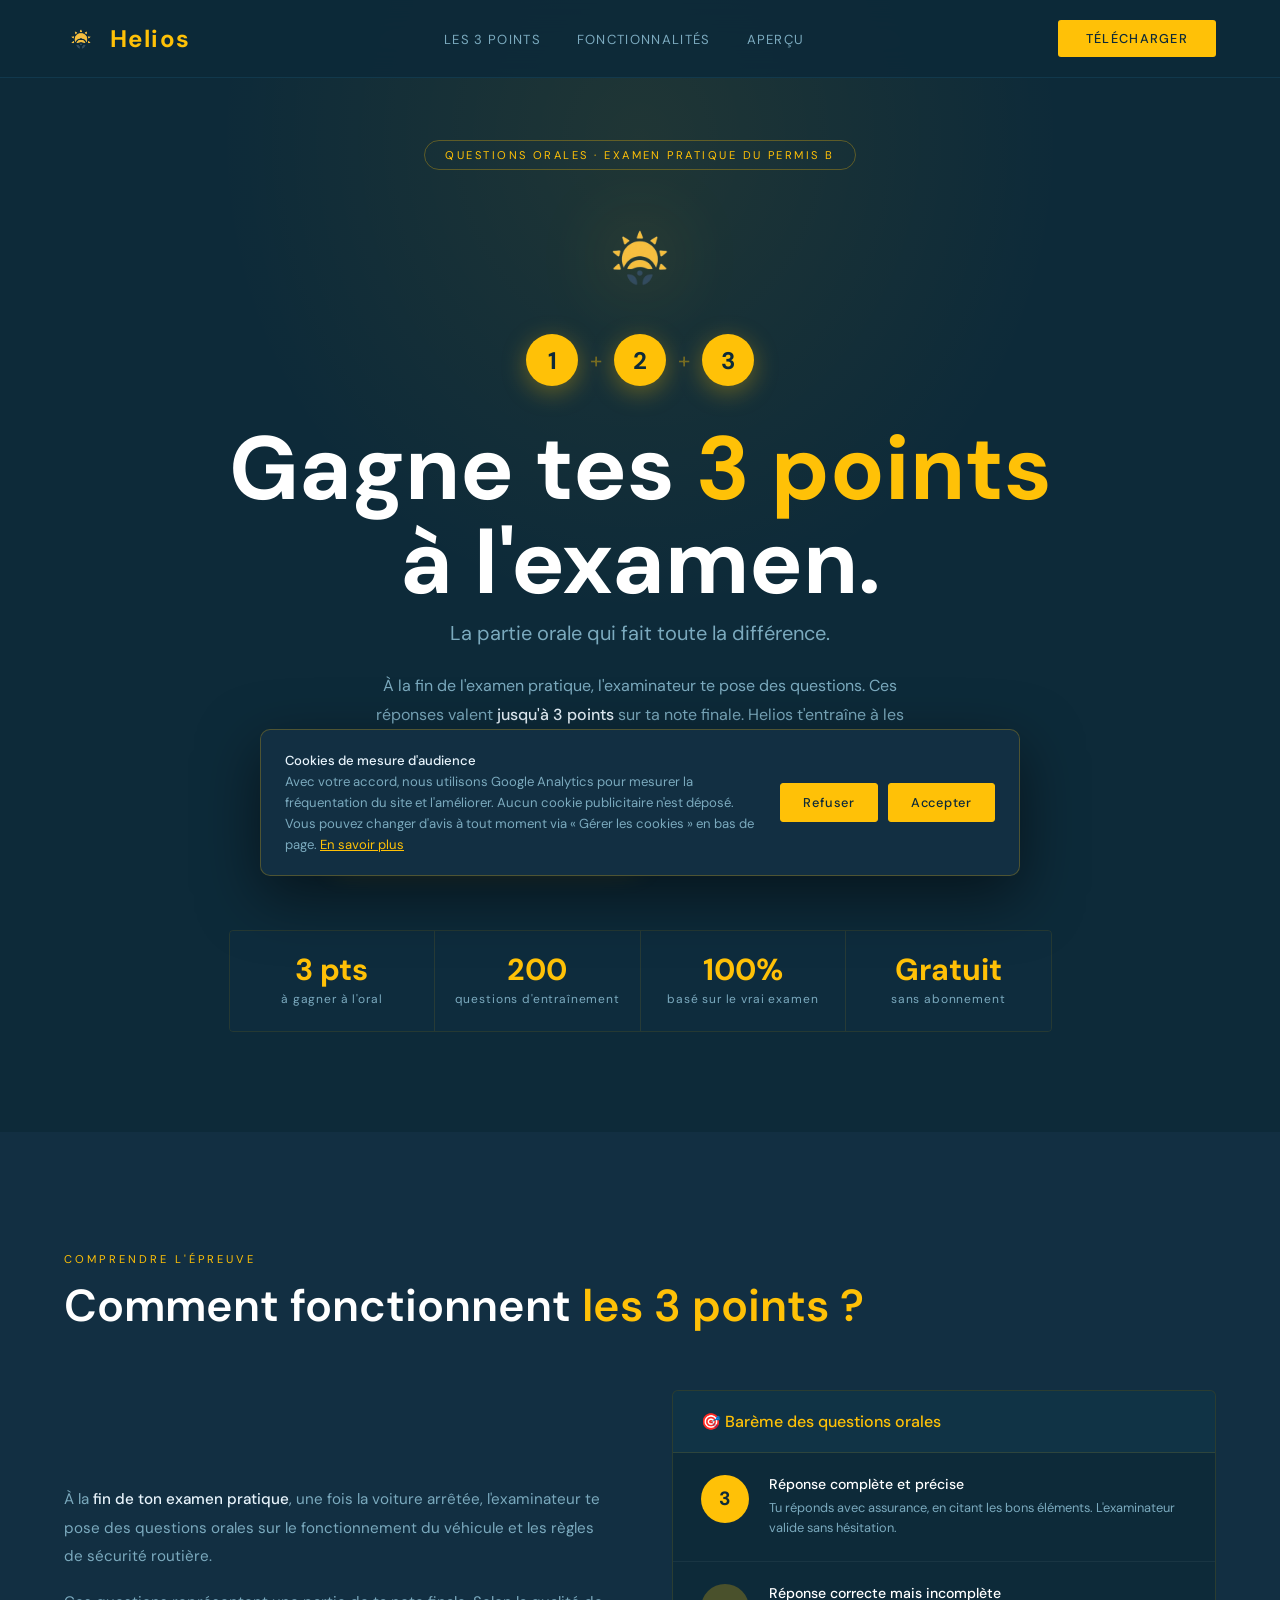
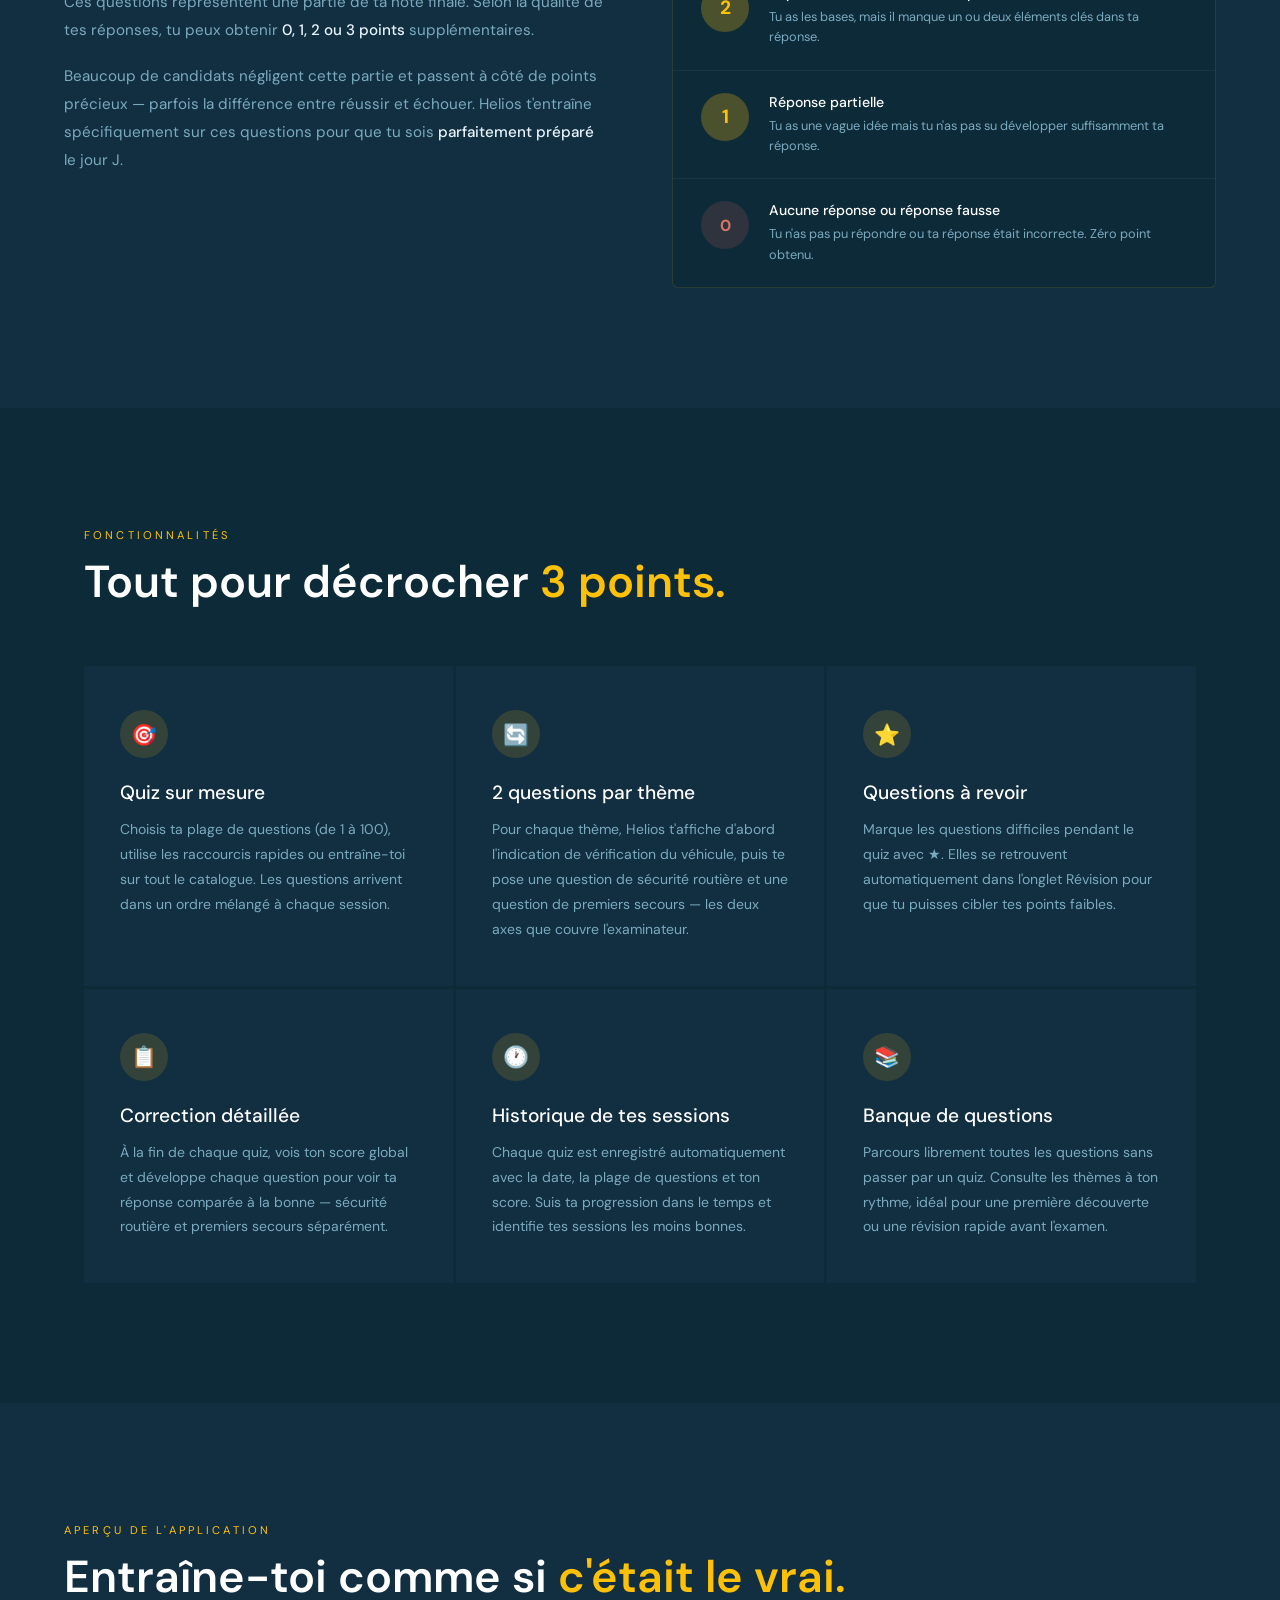
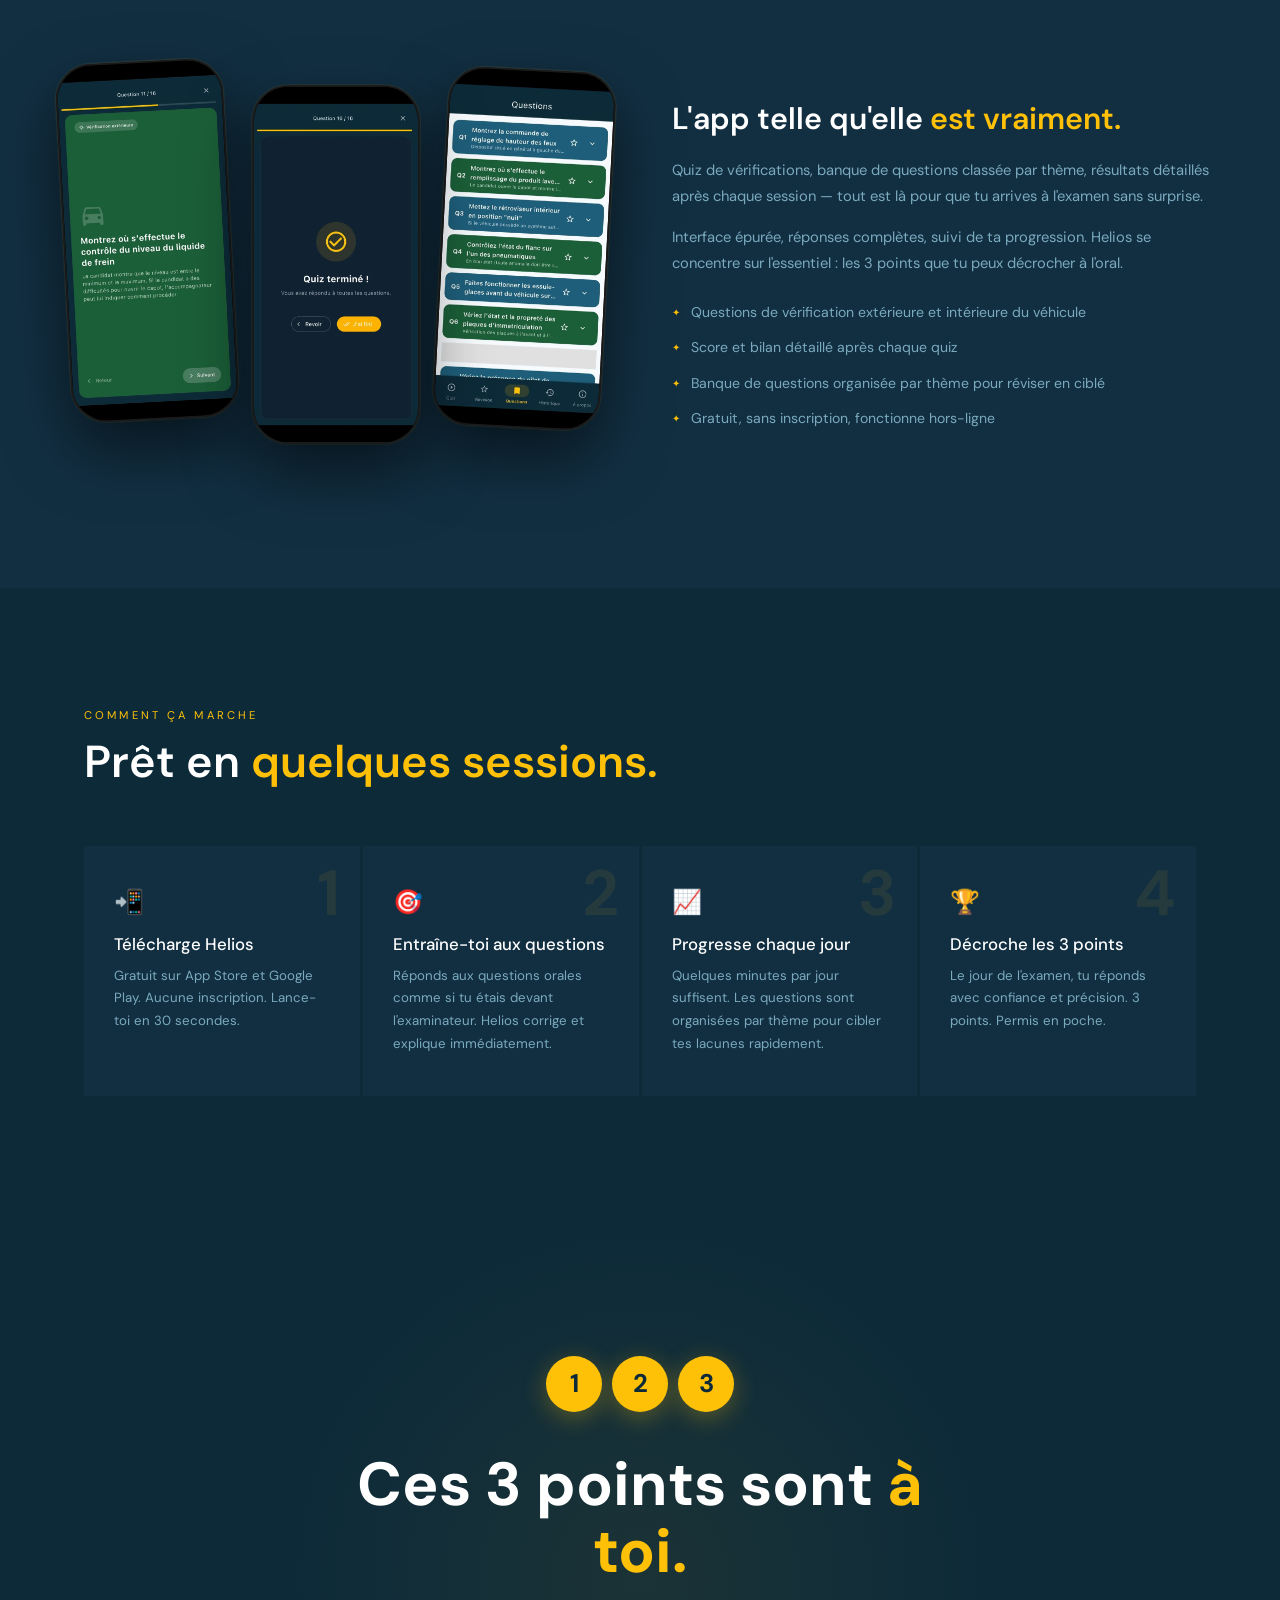
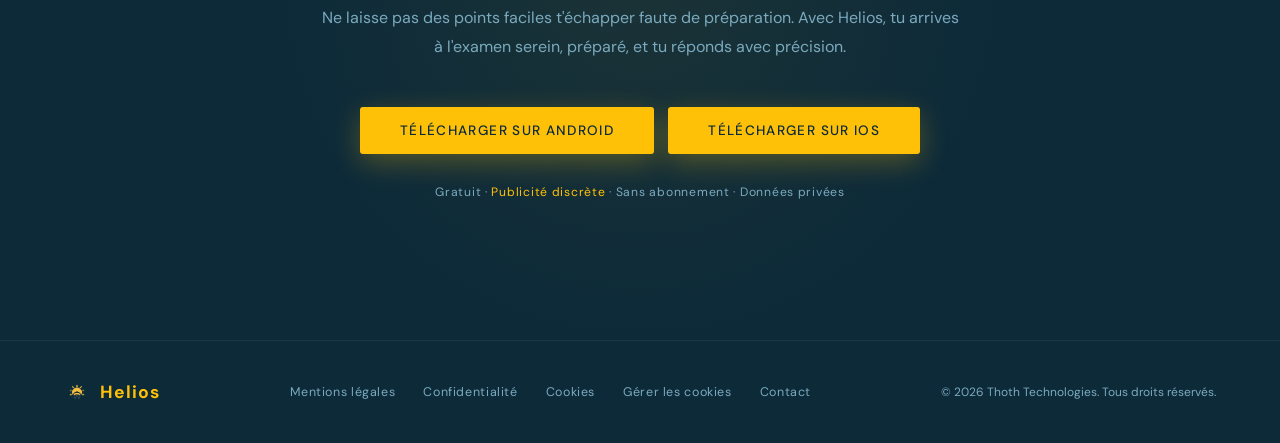
<file: index.html>
<!DOCTYPE html>
<html lang="fr">
<head>
    <meta charset="UTF-8">
    <meta name="viewport" content="width=device-width, initial-scale=1.0">
    <meta name="google-site-verification" content="kOgCvD__CtguNnFVU349r0Wt8LPqUm3jB6Nj91vNqZ4" />
    <title>Helios — Questions orales du permis B : décroche tes 3 points</title>
    <meta name="description" content="Révise les questions de vérification du véhicule, de sécurité routière et de premiers secours de l'examen du permis B. App gratuite, sans inscription, sur iOS et Android.">
    <meta name="robots" content="index, follow, max-image-preview:large">
    <meta name="theme-color" content="#0D2A39">
    <link rel="canonical" href="https://helios.thoth.fr/">

    <meta property="og:type" content="website">
    <meta property="og:site_name" content="Helios">
    <meta property="og:locale" content="fr_FR">
    <meta property="og:url" content="https://helios.thoth.fr/">
    <meta property="og:title" content="Helios — Décroche tes 3 points à l'examen du permis">
    <meta property="og:description" content="Entraîne-toi aux questions orales du permis B : vérifications, sécurité routière, premiers secours. Gratuit, sans abonnement.">
    <meta property="og:image" content="https://helios.thoth.fr/img/og-image.jpg">
    <meta property="og:image:width" content="1200">
    <meta property="og:image:height" content="630">
    <meta property="og:image:alt" content="Helios — Décroche tes 3 points à l'examen du permis">
    <meta name="twitter:card" content="summary_large_image">
    <meta name="twitter:title" content="Helios — Décroche tes 3 points à l'examen du permis">
    <meta name="twitter:description" content="Entraîne-toi aux questions orales du permis B : vérifications, sécurité routière, premiers secours. Gratuit, sans abonnement.">
    <meta name="twitter:image" content="https://helios.thoth.fr/img/og-image.jpg">

    <meta name="apple-itunes-app" content="app-id=6763942406">
    <link rel="icon" type="image/png" href="img/favicon.png">
    <link rel="apple-touch-icon" href="img/apple-touch-icon.png">
    <link rel="preload" href="fonts/dmsans-latin-400-700.woff2" as="font" type="font/woff2" crossorigin>

    <script type="application/ld+json">
    {
        "@context": "https://schema.org",
        "@graph": [
            {
                "@type": "Organization",
                "@id": "https://helios.thoth.fr/#org",
                "name": "Thoth Technologies",
                "email": "contact@thoth.fr",
                "logo": "https://helios.thoth.fr/img/logo.png"
            },
            {
                "@type": "WebSite",
                "@id": "https://helios.thoth.fr/#website",
                "url": "https://helios.thoth.fr/",
                "name": "Helios",
                "inLanguage": "fr-FR",
                "publisher": { "@id": "https://helios.thoth.fr/#org" }
            },
            {
                "@type": "MobileApplication",
                "name": "Helios",
                "description": "Entraînement aux questions orales de l'examen pratique du permis B : vérifications du véhicule, sécurité routière et premiers secours.",
                "applicationCategory": "EducationalApplication",
                "operatingSystem": "iOS, Android",
                "inLanguage": "fr-FR",
                "image": "https://helios.thoth.fr/img/logo.png",
                "screenshot": [
                    "https://helios.thoth.fr/img/screenshots/WA0005.webp",
                    "https://helios.thoth.fr/img/screenshots/WA0013.webp",
                    "https://helios.thoth.fr/img/screenshots/WA0017.webp"
                ],
                "offers": { "@type": "Offer", "price": "0", "priceCurrency": "EUR" },
                "installUrl": [
                    "https://play.google.com/store/apps/details?id=fr.thoth.helios",
                    "https://apps.apple.com/fr/app/helios-driver/id6763942406"
                ],
                "publisher": { "@id": "https://helios.thoth.fr/#org" }
            }
        ]
    }
    </script>
    <link rel="stylesheet" href="style.css?v=2">
    <script src="consent.js?v=1"></script>
    <style>
        /* ─── HERO ─── */
        .hero {
            min-height:100vh; display:flex; align-items:center; justify-content:center;
            padding:140px 64px 100px; position:relative; overflow:hidden; text-align:center;
        }
        .hero::before {
            content:''; position:absolute; top:-100px; left:50%; transform:translateX(-50%);
            width:1000px; height:800px;
            background:radial-gradient(ellipse at 50% 30%, rgba(255,193,7,0.08), transparent 60%);
            pointer-events:none;
        }
        .hero-inner { position:relative; z-index:1; max-width:860px; }

        .hero-badge {
            display:inline-flex; align-items:center; gap:8px;
            border:1px solid rgba(255,193,7,0.3); color:var(--amber);
            font-size:0.7rem; letter-spacing:0.22em; text-transform:uppercase;
            padding:7px 20px; border-radius:100px; margin-bottom:40px;
            animation:riseIn .9s .05s ease both;
        }

        .hero-logo {
            width:96px; height:96px; object-fit:cover; object-position:center center;
            margin:0 auto 28px; display:block; border-radius:20px;
            filter:drop-shadow(0 0 40px rgba(255,193,7,0.42));
            animation:riseIn .9s .1s ease both;
        }

        .points-visual {
            display:flex; align-items:center; justify-content:center; gap:12px;
            margin-bottom:36px; animation:riseIn .9s .15s ease both;
        }
        .point-circle {
            width:52px; height:52px; border-radius:50%;
            background:var(--amber); color:var(--ink);
            font-family:'DM Sans',sans-serif; font-size:1.5rem; font-weight:700;
            display:flex; align-items:center; justify-content:center;
            box-shadow:0 6px 24px rgba(255,193,7,0.35);
            animation:popIn .5s ease both;
        }
        .point-circle:nth-child(1) { animation-delay:.3s; }
        .point-circle:nth-child(2) { animation-delay:.5s; width:62px; height:62px; font-size:1.8rem; box-shadow:0 8px 32px rgba(255,193,7,0.45); }
        .point-circle:nth-child(3) { animation-delay:.7s; }
        .point-plus { font-family:'DM Sans',sans-serif; font-size:1.4rem; color:rgba(255,193,7,0.4); }
        @keyframes popIn { from { opacity:0; transform:scale(0.5); } to { opacity:1; transform:scale(1); } }

        .hero-title {
            font-family:'DM Sans',sans-serif;
            font-size:clamp(3rem,7vw,5.6rem); font-weight:700; line-height:1.05;
            color:var(--white); margin-bottom:10px;
            animation:riseIn .9s .2s ease both;
        }
        .hero-title em { color:var(--amber); }

        .hero-tagline {
            font-family:'DM Sans',sans-serif;
            font-size:clamp(1rem,2vw,1.25rem); color:var(--muted);
            margin-bottom:26px; animation:riseIn .9s .25s ease both;
        }

        .hero-sub {
            font-size:1rem; color:var(--muted); line-height:1.8;
            max-width:580px; margin:0 auto 50px; animation:riseIn .9s .3s ease both;
        }
        .hero-sub strong { color:var(--text); font-weight:500; }

        .hero-actions {
            display:flex; gap:14px; justify-content:center; flex-wrap:wrap;
            animation:riseIn .9s .37s ease both;
        }

        .btn-gold {
            background:var(--amber); color:var(--ink); padding:15px 40px; border-radius:3px;
            font-size:0.85rem; font-weight:500; letter-spacing:0.1em; text-transform:uppercase;
            text-decoration:none; box-shadow:0 8px 28px rgba(255,193,7,0.28);
            transition:background .3s, transform .25s, box-shadow .3s;
        }
        .btn-gold:hover { background:var(--amber-soft); transform:translateY(-2px); box-shadow:0 14px 40px rgba(255,193,7,0.38); }
        .btn-ghost {
            background:transparent; color:var(--text); padding:15px 40px; border-radius:3px;
            font-size:0.85rem; letter-spacing:0.1em; text-transform:uppercase; text-decoration:none;
            border:1px solid rgba(255,255,255,0.14); transition:border-color .3s, color .3s;
        }
        .btn-ghost:hover { border-color:var(--amber); color:var(--amber); }

        /* Score strip */
        .score-strip {
            display:flex; gap:0; margin-top:72px;
            border:1px solid rgba(255,193,7,0.1); border-radius:4px; overflow:hidden;
            animation:riseIn .9s .45s ease both;
        }
        .score-item {
            flex:1; padding:24px 16px; text-align:center;
            background:rgba(18,47,66,0.55); border-right:1px solid rgba(255,193,7,0.1);
            transition:background .3s;
        }
        .score-item:last-child { border-right:none; }
        .score-item:hover { background:var(--ink-light); }
        .score-num { font-family:'DM Sans',sans-serif; font-size:1.9rem; font-weight:700; color:var(--amber); display:block; line-height:1; }
        .score-label { font-size:0.75rem; color:var(--muted); letter-spacing:0.07em; margin-top:6px; }

        @keyframes riseIn { from { opacity:0; transform:translateY(22px); } to { opacity:1; transform:translateY(0); } }

        /* ─── EXPLAINER ─── */
        .explainer { padding:120px 64px; background:var(--ink-light); }
        .explainer-inner { max-width:1200px; margin:0 auto; }
        .explainer-grid { display:grid; grid-template-columns:1fr 1fr; gap:64px; align-items:center; margin-top:56px; }
        .explainer-text p { font-size:0.95rem; color:var(--muted); line-height:1.85; margin-bottom:18px; }
        .explainer-text p strong { color:var(--text); font-weight:500; }

        .points-card { background:var(--ink); border:1px solid rgba(255,193,7,0.12); border-radius:6px; overflow:hidden; }
        .points-card-header {
            background:rgba(31,94,122,0.18); padding:20px 28px;
            border-bottom:1px solid rgba(255,193,7,0.12);
            display:flex; align-items:center; gap:10px;
        }
        .points-card-header span { font-family:'DM Sans',sans-serif; font-size:1rem; font-weight:500; color:var(--amber); }
        .points-row {
            padding:22px 28px; border-bottom:1px solid rgba(255,255,255,0.05);
            display:flex; align-items:flex-start; gap:20px; transition:background .2s;
        }
        .points-row:last-child { border-bottom:none; }
        .points-row:hover { background:rgba(255,193,7,0.03); }
        .points-badge {
            min-width:48px; height:48px; border-radius:50%;
            background:var(--amber); color:var(--ink);
            font-family:'DM Sans',sans-serif; font-size:1.2rem; font-weight:700;
            display:flex; align-items:center; justify-content:center; flex-shrink:0;
        }
        .points-badge.partial { background:rgba(255,193,7,0.25); color:var(--amber); }
        .points-badge.zero { background:rgba(240,100,80,0.15); color:var(--red); font-size:1rem; }
        .points-info h4 { font-size:0.88rem; color:var(--white); font-weight:500; margin-bottom:5px; }
        .points-info p { font-size:0.8rem; color:var(--muted); line-height:1.6; }

        .section-eyebrow { font-size:0.7rem; letter-spacing:0.28em; text-transform:uppercase; color:var(--amber); margin-bottom:14px; }
        .section-title { font-family:'DM Sans',sans-serif; font-size:clamp(1.9rem,3.5vw,3rem); font-weight:600; color:var(--white); line-height:1.2; margin-bottom:0; }
        .section-title em { color:var(--amber); }

        /* ─── FEATURES ─── */
        .features { padding:120px 64px; max-width:1240px; margin:0 auto; }
        .features-grid { display:grid; grid-template-columns:repeat(3,1fr); gap:3px; }
        .feat { background:var(--ink-light); padding:44px 36px; position:relative; overflow:hidden; transition:background .3s; }
        .feat:hover { background:rgba(31,94,122,0.10); }
        .feat::after { content:''; position:absolute; top:0; left:0; right:0; height:2px; background:linear-gradient(90deg,var(--amber),transparent); opacity:0; transition:opacity .3s; }
        .feat:hover::after { opacity:1; }
        .feat-icon { width:48px; height:48px; border-radius:50%; background:var(--amber-dim); display:flex; align-items:center; justify-content:center; font-size:1.3rem; margin-bottom:22px; }
        .feat-title { font-family:'DM Sans',sans-serif; font-size:1.2rem; font-weight:500; color:var(--white); margin-bottom:12px; }
        .feat-desc { font-size:0.875rem; color:var(--muted); line-height:1.78; }

        /* ─── PREVIEW ─── */
        .preview { padding:120px 64px; background:var(--ink-light); }
        .preview-inner { max-width:1240px; margin:0 auto; }
        .preview-grid { display:grid; grid-template-columns:1fr 1fr; gap:64px; align-items:center; margin-top:56px; }

        .screenshots-gallery {
            display:flex; gap:20px; align-items:flex-start; justify-content:center;
            padding:16px 0 32px;
        }
        .phone-frame {
            flex:1; max-width:200px; border-radius:36px; overflow:hidden;
            border:2px solid rgba(255,255,255,0.1);
            box-shadow:0 28px 64px rgba(0,0,0,0.55), 0 0 0 1px rgba(255,193,7,0.08);
            background:#000;
            transition:transform .35s ease, box-shadow .35s ease;
        }
        .phone-frame img { width:100%; height:auto; display:block; }
        .phone-frame:first-child { transform:rotate(-3deg) translateY(-16px); }
        .phone-frame:first-child:hover { transform:rotate(-3deg) translateY(-24px); box-shadow:0 40px 80px rgba(0,0,0,0.65), 0 0 0 1px rgba(255,193,7,0.2); }
        .phone-frame:nth-child(2) { transform:rotate(0deg) translateY(8px); z-index:1; }
        .phone-frame:nth-child(2):hover { transform:rotate(0deg) translateY(0px); box-shadow:0 40px 80px rgba(0,0,0,0.65), 0 0 0 1px rgba(255,193,7,0.2); }
        .phone-frame:last-child { transform:rotate(3deg) translateY(-8px); }
        .phone-frame:last-child:hover { transform:rotate(3deg) translateY(-16px); box-shadow:0 40px 80px rgba(0,0,0,0.65), 0 0 0 1px rgba(255,193,7,0.2); }

        .preview-text h3 { font-family:'DM Sans',sans-serif; font-size:1.9rem; font-weight:600; color:var(--white); margin-bottom:18px; line-height:1.3; }
        .preview-text h3 em { color:var(--amber); }
        .preview-text p { font-size:0.92rem; color:var(--muted); line-height:1.8; margin-bottom:14px; }
        .preview-points { list-style:none; display:flex; flex-direction:column; gap:13px; margin-top:24px; }
        .preview-points li { display:flex; align-items:flex-start; gap:11px; font-size:0.88rem; color:var(--muted); line-height:1.6; }
        .preview-points li::before { content:'✦'; color:var(--amber); font-size:0.6rem; margin-top:4px; flex-shrink:0; }

        /* ─── HOW ─── */
        .how { padding:120px 64px; max-width:1240px; margin:0 auto; }
        .how-steps { display:grid; grid-template-columns:repeat(4,1fr); gap:3px; margin-top:56px; }
        .step { background:var(--ink-light); padding:40px 30px; position:relative; transition:background .3s; }
        .step:hover { background:rgba(31,94,122,0.10); }
        .step::after { content:''; position:absolute; bottom:0; left:0; right:0; height:2px; background:linear-gradient(90deg,var(--amber),transparent); opacity:0; transition:opacity .3s; }
        .step:hover::after { opacity:1; }
        .step-num { font-family:'DM Sans',sans-serif; font-size:4rem; font-weight:700; color:rgba(255,193,7,0.08); line-height:1; position:absolute; top:16px; right:20px; }
        .step-icon { font-size:1.5rem; margin-bottom:16px; }
        .step-title { font-family:'DM Sans',sans-serif; font-size:1.05rem; font-weight:500; color:var(--white); margin-bottom:10px; }
        .step-desc { font-size:0.83rem; color:var(--muted); line-height:1.72; }

        /* ─── CTA ─── */
        .cta-section { padding:140px 64px; text-align:center; position:relative; overflow:hidden; }
        .cta-section::before {
            content:''; position:absolute; top:50%; left:50%; transform:translate(-50%,-50%);
            width:800px; height:800px;
            background:radial-gradient(circle, rgba(255,193,7,0.06), transparent 65%); pointer-events:none;
        }
        .cta-inner { position:relative; z-index:1; max-width:640px; margin:0 auto; }
        .cta-points { display:flex; gap:10px; justify-content:center; margin-bottom:40px; }
        .cta-point {
            width:56px; height:56px; border-radius:50%;
            background:var(--amber); color:var(--ink);
            font-family:'DM Sans',sans-serif; font-size:1.6rem; font-weight:700;
            display:flex; align-items:center; justify-content:center;
            box-shadow:0 6px 24px rgba(255,193,7,0.3);
        }
        .cta-title { font-family:'DM Sans',sans-serif; font-size:clamp(2.4rem,5vw,3.8rem); font-weight:700; color:var(--white); line-height:1.1; margin-bottom:18px; }
        .cta-title em { color:var(--amber); }
        .cta-sub { font-size:1rem; color:var(--muted); line-height:1.8; margin-bottom:46px; }
        .cta-trust { margin-top:30px; font-size:0.76rem; color:var(--muted); letter-spacing:0.06em; }
        .cta-trust span { color:var(--amber); }

        /* ─── RESPONSIVE ─── */
        @media (max-width:900px) {
            .hero, .features, .preview, .cta-section, .how, .explainer { padding-left:24px; padding-right:24px; }
            .features-grid, .how-steps { grid-template-columns:1fr; }
            .preview-grid, .explainer-grid { grid-template-columns:1fr; }
            .screenshots-gallery { gap:12px; }
            .phone-frame { max-width:140px; border-radius:24px; }
            .phone-frame:first-child, .phone-frame:last-child { transform:none; }
            .phone-frame:nth-child(2) { transform:none; }
            .score-strip { flex-direction:column; }
            .score-item { border-right:none; border-bottom:1px solid rgba(255,193,7,0.1); }
            .score-item:last-child { border-bottom:none; }
        }
        @media (max-width:600px) {
            .hero-title { font-size:2.6rem; }
            .point-circle { width:44px; height:44px; font-size:1.2rem; }
            .point-circle:nth-child(2) { width:52px; height:52px; font-size:1.4rem; }
        }
    </style>
</head>
<body>

<!-- NAV -->
<nav class="nav">
    <a href="/" class="nav-brand" aria-label="Helios — accueil">
        <img src="img/logo.png" alt="" width="34" height="34">
        <span>Helios</span>
    </a>
    <ul class="nav-links">
        <li><a href="#comment">Les 3 points</a></li>
        <li><a href="#fonctionnalites">Fonctionnalités</a></li>
        <li><a href="#apercu">Aperçu</a></li>
    </ul>
    <a href="#contact" class="nav-btn">Télécharger</a>
</nav>

<!-- HERO -->
<section class="hero">
    <div class="hero-inner">
        <p class="hero-badge">Questions orales · Examen pratique du permis B</p>
        <img src="img/logo.png" alt="Logo de l'application Helios" class="hero-logo" width="96" height="96" fetchpriority="high">

        <div class="points-visual">
            <div class="point-circle">1</div>
            <span class="point-plus">+</span>
            <div class="point-circle">2</div>
            <span class="point-plus">+</span>
            <div class="point-circle">3</div>
        </div>

        <h1 class="hero-title">Gagne tes <em>3 points</em><br>à l'examen.</h1>
        <p class="hero-tagline">La partie orale qui fait toute la différence.</p>
        <p class="hero-sub">
            À la fin de l'examen pratique, l'examinateur te pose des questions. Ces réponses valent <strong>jusqu'à 3 points</strong> sur ta note finale. Helios t'entraîne à les décrocher tous.
        </p>
        <div class="hero-actions">
            <a href="#contact" class="btn-gold">Commencer gratuitement</a>
            <a href="#comment" class="btn-ghost">Comprendre les 3 points</a>
        </div>
        <div class="score-strip">
            <div class="score-item">
                <span class="score-num">3 pts</span>
                <div class="score-label">à gagner à l'oral</div>
            </div>
            <div class="score-item">
                <span class="score-num">200</span>
                <div class="score-label">questions d'entraînement</div>
            </div>
            <div class="score-item">
                <span class="score-num">100%</span>
                <div class="score-label">basé sur le vrai examen</div>
            </div>
            <div class="score-item">
                <span class="score-num">Gratuit</span>
                <div class="score-label">sans abonnement</div>
            </div>
        </div>
    </div>
</section>

<!-- EXPLICATION DES 3 POINTS -->
<section class="explainer" id="comment">
    <div class="explainer-inner">
        <p class="section-eyebrow">Comprendre l'épreuve</p>
        <h2 class="section-title" style="margin-bottom:0;">Comment fonctionnent <em>les 3 points ?</em></h2>
        <div class="explainer-grid">
            <div class="explainer-text">
                <p>À la <strong>fin de ton examen pratique</strong>, une fois la voiture arrêtée, l'examinateur te pose des questions orales sur le fonctionnement du véhicule et les règles de sécurité routière.</p>
                <p>Ces questions représentent une partie de ta note finale. Selon la qualité de tes réponses, tu peux obtenir <strong>0, 1, 2 ou 3 points</strong> supplémentaires.</p>
                <p>Beaucoup de candidats négligent cette partie et passent à côté de points précieux — parfois la différence entre réussir et échouer. Helios t'entraîne spécifiquement sur ces questions pour que tu sois <strong>parfaitement préparé</strong> le jour J.</p>
            </div>
            <div class="points-card">
                <div class="points-card-header">
                    <span>🎯 Barème des questions orales</span>
                </div>
                <div class="points-row">
                    <div class="points-badge">3</div>
                    <div class="points-info">
                        <h4>Réponse complète et précise</h4>
                        <p>Tu réponds avec assurance, en citant les bons éléments. L'examinateur valide sans hésitation.</p>
                    </div>
                </div>
                <div class="points-row">
                    <div class="points-badge partial">2</div>
                    <div class="points-info">
                        <h4>Réponse correcte mais incomplète</h4>
                        <p>Tu as les bases, mais il manque un ou deux éléments clés dans ta réponse.</p>
                    </div>
                </div>
                <div class="points-row">
                    <div class="points-badge partial">1</div>
                    <div class="points-info">
                        <h4>Réponse partielle</h4>
                        <p>Tu as une vague idée mais tu n'as pas su développer suffisamment ta réponse.</p>
                    </div>
                </div>
                <div class="points-row">
                    <div class="points-badge zero">0</div>
                    <div class="points-info">
                        <h4>Aucune réponse ou réponse fausse</h4>
                        <p>Tu n'as pas pu répondre ou ta réponse était incorrecte. Zéro point obtenu.</p>
                    </div>
                </div>
            </div>
        </div>
    </div>
</section>

<!-- FEATURES -->
<section class="features" id="fonctionnalites">
    <p class="section-eyebrow">Fonctionnalités</p>
    <h2 class="section-title" style="margin-bottom:56px;">Tout pour décrocher <em>3 points.</em></h2>
    <div class="features-grid">
        <div class="feat">
            <div class="feat-icon">🎯</div>
            <h3 class="feat-title">Quiz sur mesure</h3>
            <p class="feat-desc">Choisis ta plage de questions (de 1 à 100), utilise les raccourcis rapides ou entraîne-toi sur tout le catalogue. Les questions arrivent dans un ordre mélangé à chaque session.</p>
        </div>
        <div class="feat">
            <div class="feat-icon">🔄</div>
            <h3 class="feat-title">2 questions par thème</h3>
            <p class="feat-desc">Pour chaque thème, Helios t'affiche d'abord l'indication de vérification du véhicule, puis te pose une question de sécurité routière et une question de premiers secours — les deux axes que couvre l'examinateur.</p>
        </div>
        <div class="feat">
            <div class="feat-icon">⭐</div>
            <h3 class="feat-title">Questions à revoir</h3>
            <p class="feat-desc">Marque les questions difficiles pendant le quiz avec ★. Elles se retrouvent automatiquement dans l'onglet Révision pour que tu puisses cibler tes points faibles.</p>
        </div>
        <div class="feat">
            <div class="feat-icon">📋</div>
            <h3 class="feat-title">Correction détaillée</h3>
            <p class="feat-desc">À la fin de chaque quiz, vois ton score global et développe chaque question pour voir ta réponse comparée à la bonne — sécurité routière et premiers secours séparément.</p>
        </div>
        <div class="feat">
            <div class="feat-icon">🕐</div>
            <h3 class="feat-title">Historique de tes sessions</h3>
            <p class="feat-desc">Chaque quiz est enregistré automatiquement avec la date, la plage de questions et ton score. Suis ta progression dans le temps et identifie tes sessions les moins bonnes.</p>
        </div>
        <div class="feat">
            <div class="feat-icon">📚</div>
            <h3 class="feat-title">Banque de questions</h3>
            <p class="feat-desc">Parcours librement toutes les questions sans passer par un quiz. Consulte les thèmes à ton rythme, idéal pour une première découverte ou une révision rapide avant l'examen.</p>
        </div>
    </div>
</section>

<!-- APERÇU QUESTION -->
<section class="preview" id="apercu">
    <div class="preview-inner">
        <p class="section-eyebrow">Aperçu de l'application</p>
        <h2 class="section-title" style="margin-bottom:0;">Entraîne-toi comme si <em>c'était le vrai.</em></h2>
        <div class="preview-grid">
            <div class="screenshots-gallery">
                <div class="phone-frame">
                    <img src="img/screenshots/WA0005.webp" alt="Question de vérification extérieure du véhicule dans l'app Helios" width="600" height="1298" loading="lazy" decoding="async">
                </div>
                <div class="phone-frame">
                    <img src="img/screenshots/WA0013.webp" alt="Résultats détaillés d'un quiz de questions orales dans Helios" width="600" height="1298" loading="lazy" decoding="async">
                </div>
                <div class="phone-frame">
                    <img src="img/screenshots/WA0017.webp" alt="Banque de questions du permis B classées par thème dans Helios" width="600" height="1298" loading="lazy" decoding="async">
                </div>
            </div>
            <div class="preview-text">
                <h3>L'app telle qu'elle <em>est vraiment.</em></h3>
                <p>Quiz de vérifications, banque de questions classée par thème, résultats détaillés après chaque session — tout est là pour que tu arrives à l'examen sans surprise.</p>
                <p>Interface épurée, réponses complètes, suivi de ta progression. Helios se concentre sur l'essentiel : les 3 points que tu peux décrocher à l'oral.</p>
                <ul class="preview-points">
                    <li>Questions de vérification extérieure et intérieure du véhicule</li>
                    <li>Score et bilan détaillé après chaque quiz</li>
                    <li>Banque de questions organisée par thème pour réviser en ciblé</li>
                    <li>Gratuit, sans inscription, fonctionne hors-ligne</li>
                </ul>
            </div>
        </div>
    </div>
</section>

<!-- HOW IT WORKS -->
<section class="how">
    <p class="section-eyebrow">Comment ça marche</p>
    <h2 class="section-title" style="margin-bottom:0;">Prêt en <em>quelques sessions.</em></h2>
    <div class="how-steps">
        <div class="step">
            <span class="step-num">1</span>
            <div class="step-icon">📲</div>
            <h3 class="step-title">Télécharge Helios</h3>
            <p class="step-desc">Gratuit sur App Store et Google Play. Aucune inscription. Lance-toi en 30 secondes.</p>
        </div>
        <div class="step">
            <span class="step-num">2</span>
            <div class="step-icon">🎯</div>
            <h3 class="step-title">Entraîne-toi aux questions</h3>
            <p class="step-desc">Réponds aux questions orales comme si tu étais devant l'examinateur. Helios corrige et explique immédiatement.</p>
        </div>
        <div class="step">
            <span class="step-num">3</span>
            <div class="step-icon">📈</div>
            <h3 class="step-title">Progresse chaque jour</h3>
            <p class="step-desc">Quelques minutes par jour suffisent. Les questions sont organisées par thème pour cibler tes lacunes rapidement.</p>
        </div>
        <div class="step">
            <span class="step-num">4</span>
            <div class="step-icon">🏆</div>
            <h3 class="step-title">Décroche les 3 points</h3>
            <p class="step-desc">Le jour de l'examen, tu réponds avec confiance et précision. 3 points. Permis en poche.</p>
        </div>
    </div>
</section>

<!-- CTA -->
<section class="cta-section" id="contact">
    <div class="cta-inner">
        <div class="cta-points">
            <div class="cta-point">1</div>
            <div class="cta-point">2</div>
            <div class="cta-point">3</div>
        </div>
        <h2 class="cta-title">Ces 3 points sont <em>à toi.</em></h2>
        <p class="cta-sub">Ne laisse pas des points faciles t'échapper faute de préparation. Avec Helios, tu arrives à l'examen serein, préparé, et tu réponds avec précision.</p>
        <div class="hero-actions" style="justify-content:center;">
            <a href="https://play.google.com/store/apps/details?id=fr.thoth.helios" class="btn-gold" target="_blank" rel="noopener">Télécharger sur Android</a>
            <a href="https://apps.apple.com/fr/app/helios-driver/id6763942406" class="btn-gold" target="_blank" rel="noopener">Télécharger sur iOS</a>
        </div>
        <p class="cta-trust">Gratuit · <span>Publicité discrète</span> · Sans abonnement · Données privées</p>
    </div>
</section>

<!-- FOOTER -->
<footer class="footer">
    <div class="footer-brand">
        <img src="img/logo.png" alt="" width="26" height="26" loading="lazy">
        <span>Helios</span>
    </div>
    <div class="footer-links">
        <a href="mentions-legales.html">Mentions légales</a>
        <a href="confidentialite.html">Confidentialité</a>
        <a href="politique-cookies.html">Cookies</a>
        <button type="button" class="footer-link-btn" data-consent-open>Gérer les cookies</button>
        <a href="mailto:contact@thoth.fr">Contact</a>
    </div>
    <span class="footer-copy">© 2026 Thoth Technologies. Tous droits réservés.</span>
</footer>

</body>
</html>
</file>
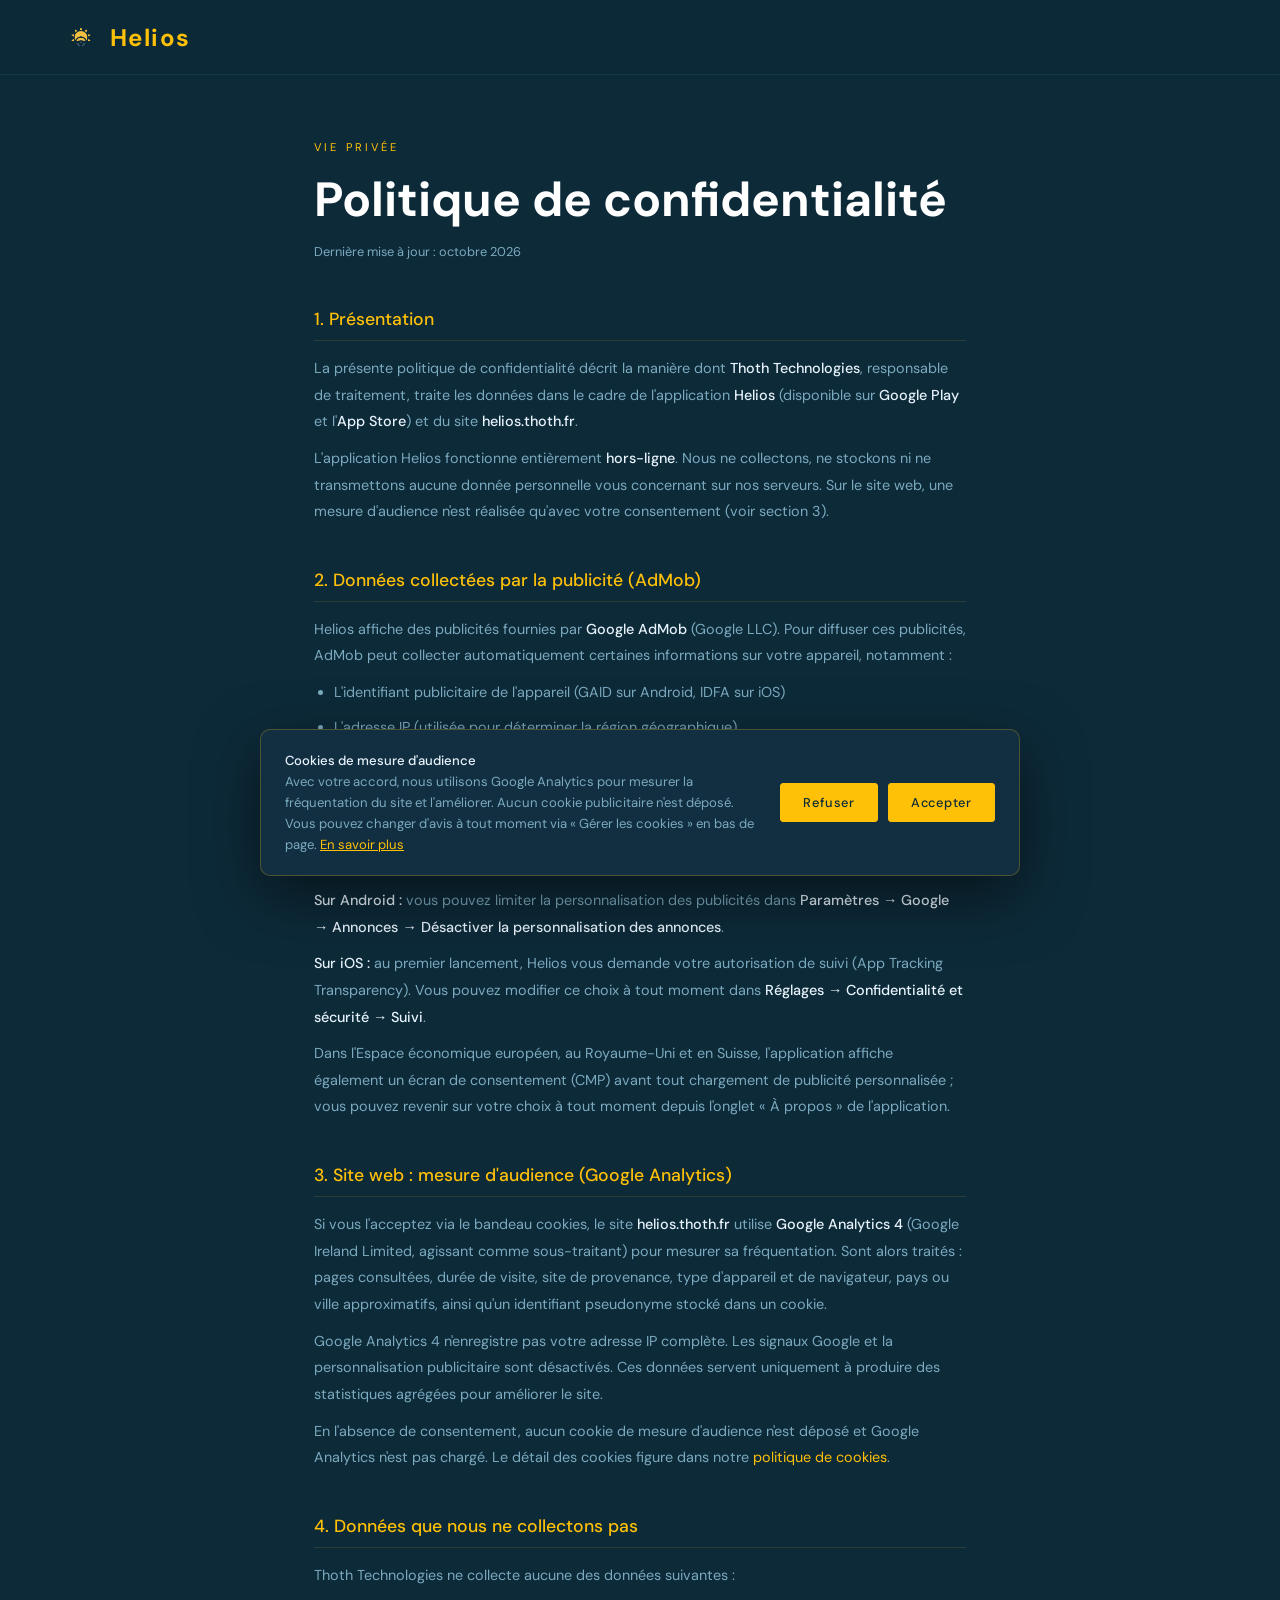
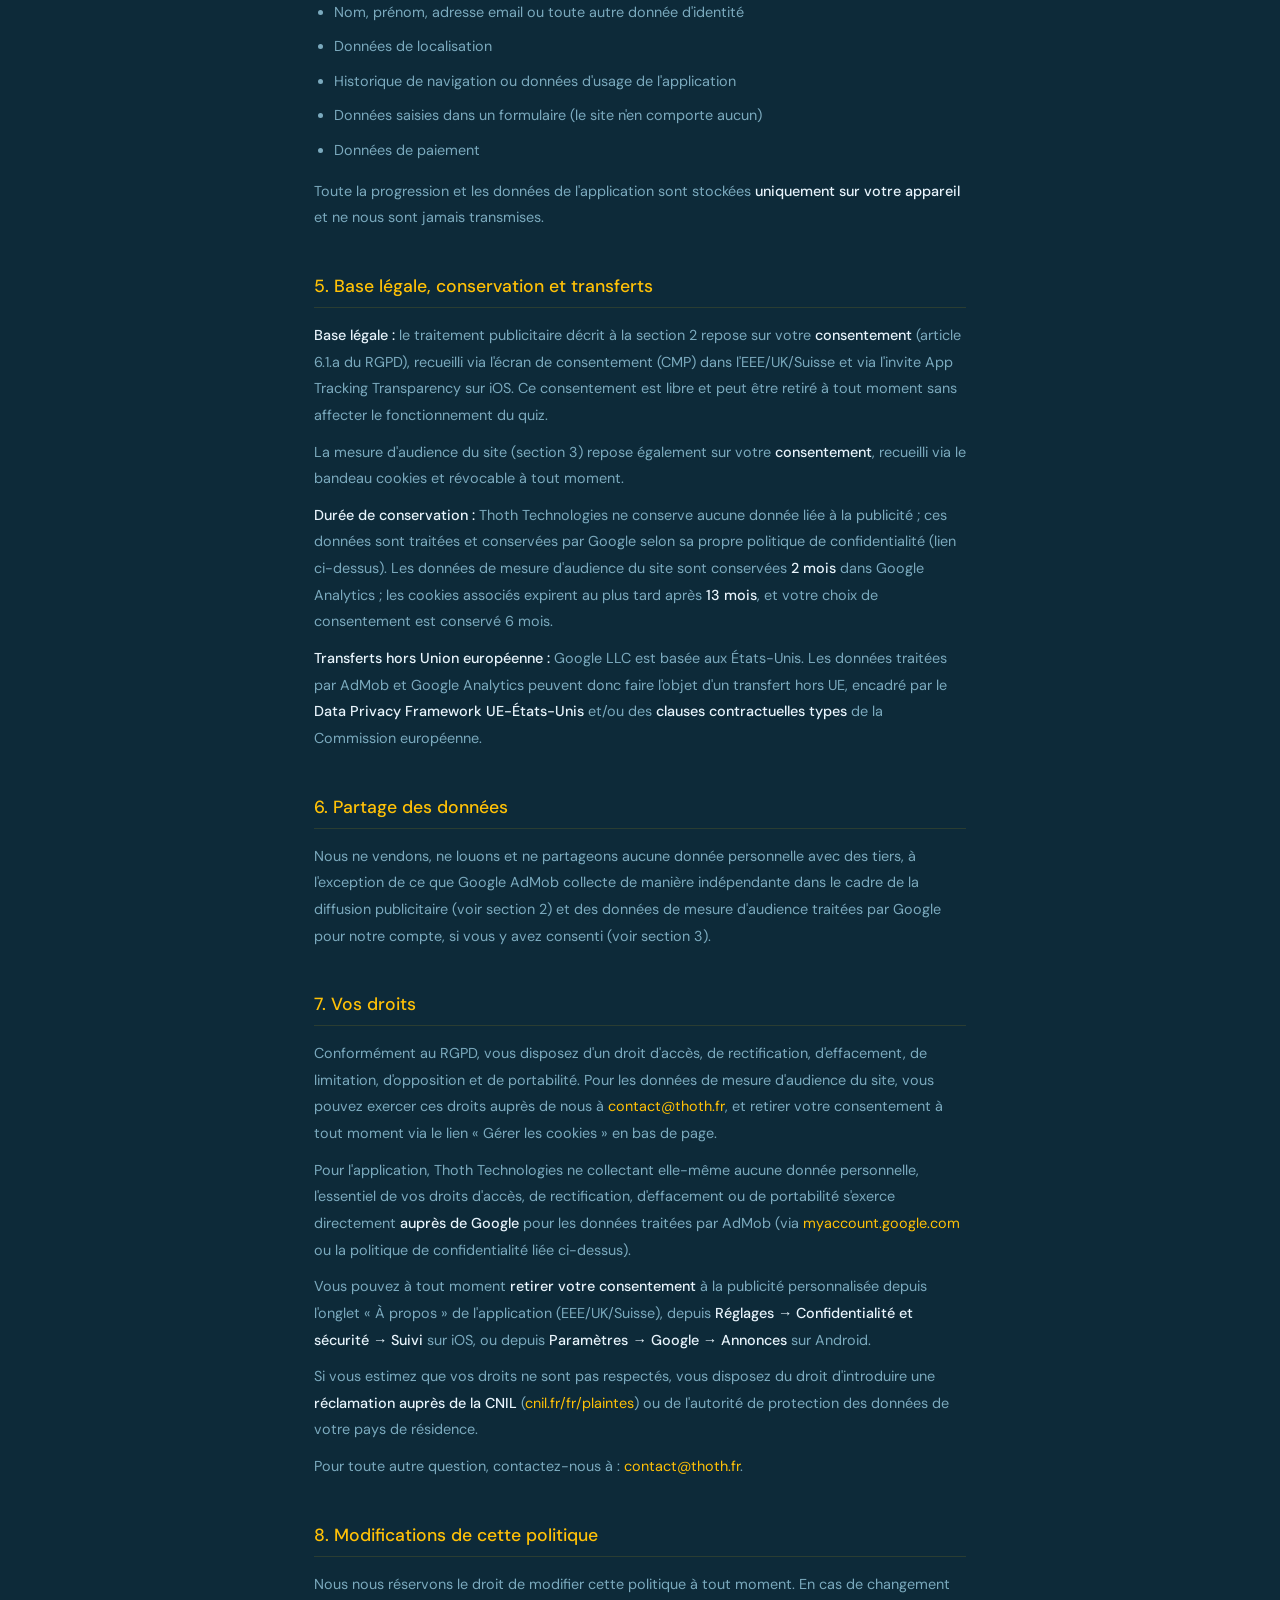
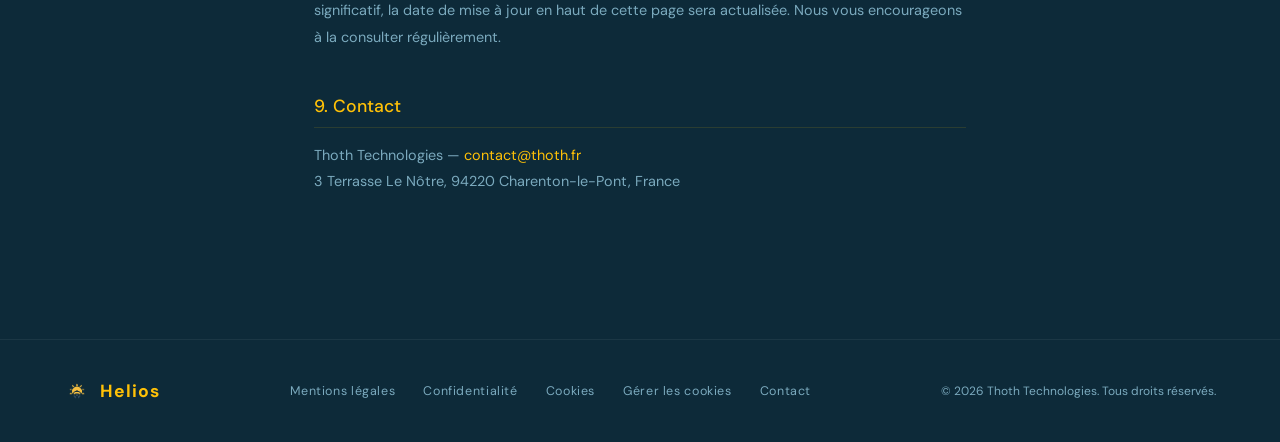
<file: confidentialite.html>
<!DOCTYPE html>
<html lang="fr">
<head>
    <meta charset="UTF-8">
    <meta name="viewport" content="width=device-width, initial-scale=1.0">
    <title>Politique de confidentialité — Helios</title>
    <meta name="description" content="Politique de confidentialité de l'application Helios : données collectées par la publicité AdMob, données non collectées, vos droits et contact.">
    <link rel="canonical" href="https://helios.thoth.fr/confidentialite.html">
    <meta name="theme-color" content="#0D2A39">
    <link rel="icon" type="image/png" href="img/favicon.png">
    <link rel="apple-touch-icon" href="img/apple-touch-icon.png">
    <link rel="stylesheet" href="style.css?v=2">
    <script src="consent.js?v=1"></script>
    <style>
        .page { max-width:780px; margin:0 auto; padding:140px 64px 100px; }
        .page-eyebrow { font-size:0.7rem; letter-spacing:0.28em; text-transform:uppercase; color:var(--amber); margin-bottom:14px; }
        .page-title { font-family:'DM Sans',sans-serif; font-size:clamp(2rem,4vw,3rem); font-weight:700; color:var(--white); margin-bottom:12px; }
        .page-date { font-size:0.8rem; color:var(--muted); margin-bottom:48px; }
        .section { margin-bottom:44px; }
        .section h2 {
            font-family:'DM Sans',sans-serif; font-size:1.1rem; font-weight:500; color:var(--amber);
            margin-bottom:14px; padding-bottom:10px;
            border-bottom:1px solid rgba(255,193,7,0.12);
        }
        .section p, .section li { font-size:0.9rem; color:var(--muted); line-height:1.85; }
        .section p + p { margin-top:10px; }
        .section ul { padding-left:20px; display:flex; flex-direction:column; gap:8px; margin-top:10px; }
        .section strong { color:var(--text); font-weight:500; }
        .section a { color:var(--amber); text-decoration:none; }
        .section a:hover { text-decoration:underline; }
        @media (max-width:900px) { .page { padding:120px 24px 80px; } }
    </style>
</head>
<body>

<nav class="nav">
    <a href="index.html" class="nav-brand">
        <img src="img/logo.png" alt="" width="34" height="34">
        <span>Helios</span>
    </a>
</nav>

<main class="page">
    <p class="page-eyebrow">Vie privée</p>
    <h1 class="page-title">Politique de confidentialité</h1>
    <p class="page-date">Dernière mise à jour : octobre 2026</p>

    <div class="section">
        <h2>1. Présentation</h2>
        <p>La présente politique de confidentialité décrit la manière dont <strong>Thoth Technologies</strong>, responsable de traitement, traite les données dans le cadre de l'application <strong>Helios</strong> (disponible sur <strong>Google Play</strong> et l'<strong>App Store</strong>) et du site <strong>helios.thoth.fr</strong>.</p>
        <p>L'application Helios fonctionne entièrement <strong>hors-ligne</strong>. Nous ne collectons, ne stockons ni ne transmettons aucune donnée personnelle vous concernant sur nos serveurs. Sur le site web, une mesure d'audience n'est réalisée qu'avec votre consentement (voir section 3).</p>
    </div>

    <div class="section">
        <h2>2. Données collectées par la publicité (AdMob)</h2>
        <p>Helios affiche des publicités fournies par <strong>Google AdMob</strong> (Google LLC). Pour diffuser ces publicités, AdMob peut collecter automatiquement certaines informations sur votre appareil, notamment :</p>
        <ul>
            <li>L'identifiant publicitaire de l'appareil (GAID sur Android, IDFA sur iOS)</li>
            <li>L'adresse IP (utilisée pour déterminer la région géographique)</li>
            <li>Des données d'interaction avec les publicités affichées</li>
            <li>Des informations sur l'appareil (modèle, version du système d'exploitation)</li>
        </ul>
        <p style="margin-top:14px;">Ces données sont collectées et traitées par Google conformément à sa propre politique de confidentialité, consultable ici : <a href="https://policies.google.com/privacy" target="_blank" rel="noopener">policies.google.com/privacy</a>.</p>
        <p><strong>Sur Android :</strong> vous pouvez limiter la personnalisation des publicités dans <strong>Paramètres → Google → Annonces → Désactiver la personnalisation des annonces</strong>.</p>
        <p><strong>Sur iOS :</strong> au premier lancement, Helios vous demande votre autorisation de suivi (App Tracking Transparency). Vous pouvez modifier ce choix à tout moment dans <strong>Réglages → Confidentialité et sécurité → Suivi</strong>.</p>
        <p>Dans l'Espace économique européen, au Royaume-Uni et en Suisse, l'application affiche également un écran de consentement (CMP) avant tout chargement de publicité personnalisée ; vous pouvez revenir sur votre choix à tout moment depuis l'onglet « À propos » de l'application.</p>
    </div>

    <div class="section">
        <h2>3. Site web : mesure d'audience (Google Analytics)</h2>
        <p>Si vous l'acceptez via le bandeau cookies, le site <strong>helios.thoth.fr</strong> utilise <strong>Google Analytics 4</strong> (Google Ireland Limited, agissant comme sous-traitant) pour mesurer sa fréquentation. Sont alors traités : pages consultées, durée de visite, site de provenance, type d'appareil et de navigateur, pays ou ville approximatifs, ainsi qu'un identifiant pseudonyme stocké dans un cookie.</p>
        <p>Google Analytics 4 n'enregistre pas votre adresse IP complète. Les signaux Google et la personnalisation publicitaire sont désactivés. Ces données servent uniquement à produire des statistiques agrégées pour améliorer le site.</p>
        <p>En l'absence de consentement, aucun cookie de mesure d'audience n'est déposé et Google Analytics n'est pas chargé. Le détail des cookies figure dans notre <a href="politique-cookies.html">politique de cookies</a>.</p>
    </div>

    <div class="section">
        <h2>4. Données que nous ne collectons pas</h2>
        <p>Thoth Technologies ne collecte aucune des données suivantes :</p>
        <ul>
            <li>Nom, prénom, adresse email ou toute autre donnée d'identité</li>
            <li>Données de localisation</li>
            <li>Historique de navigation ou données d'usage de l'application</li>
            <li>Données saisies dans un formulaire (le site n'en comporte aucun)</li>
            <li>Données de paiement</li>
        </ul>
        <p style="margin-top:14px;">Toute la progression et les données de l'application sont stockées <strong>uniquement sur votre appareil</strong> et ne nous sont jamais transmises.</p>
    </div>

    <div class="section">
        <h2>5. Base légale, conservation et transferts</h2>
        <p><strong>Base légale :</strong> le traitement publicitaire décrit à la section 2 repose sur votre <strong>consentement</strong> (article 6.1.a du RGPD), recueilli via l'écran de consentement (CMP) dans l'EEE/UK/Suisse et via l'invite App Tracking Transparency sur iOS. Ce consentement est libre et peut être retiré à tout moment sans affecter le fonctionnement du quiz.</p>
        <p>La mesure d'audience du site (section 3) repose également sur votre <strong>consentement</strong>, recueilli via le bandeau cookies et révocable à tout moment.</p>
        <p><strong>Durée de conservation :</strong> Thoth Technologies ne conserve aucune donnée liée à la publicité ; ces données sont traitées et conservées par Google selon sa propre politique de confidentialité (lien ci-dessus). Les données de mesure d'audience du site sont conservées <strong>2 mois</strong> dans Google Analytics ; les cookies associés expirent au plus tard après <strong>13 mois</strong>, et votre choix de consentement est conservé 6 mois.</p>
        <p><strong>Transferts hors Union européenne :</strong> Google LLC est basée aux États-Unis. Les données traitées par AdMob et Google Analytics peuvent donc faire l'objet d'un transfert hors UE, encadré par le <strong>Data Privacy Framework UE-États-Unis</strong> et/ou des <strong>clauses contractuelles types</strong> de la Commission européenne.</p>
    </div>

    <div class="section">
        <h2>6. Partage des données</h2>
        <p>Nous ne vendons, ne louons et ne partageons aucune donnée personnelle avec des tiers, à l'exception de ce que Google AdMob collecte de manière indépendante dans le cadre de la diffusion publicitaire (voir section 2) et des données de mesure d'audience traitées par Google pour notre compte, si vous y avez consenti (voir section 3).</p>
    </div>

    <div class="section">
        <h2>7. Vos droits</h2>
        <p>Conformément au RGPD, vous disposez d'un droit d'accès, de rectification, d'effacement, de limitation, d'opposition et de portabilité. Pour les données de mesure d'audience du site, vous pouvez exercer ces droits auprès de nous à <a href="mailto:contact@thoth.fr">contact@thoth.fr</a>, et retirer votre consentement à tout moment via le lien « Gérer les cookies » en bas de page.</p>
        <p>Pour l'application, Thoth Technologies ne collectant elle-même aucune donnée personnelle, l'essentiel de vos droits d'accès, de rectification, d'effacement ou de portabilité s'exerce directement <strong>auprès de Google</strong> pour les données traitées par AdMob (via <a href="https://myaccount.google.com" target="_blank" rel="noopener">myaccount.google.com</a> ou la politique de confidentialité liée ci-dessus).</p>
        <p>Vous pouvez à tout moment <strong>retirer votre consentement</strong> à la publicité personnalisée depuis l'onglet « À propos » de l'application (EEE/UK/Suisse), depuis <strong>Réglages → Confidentialité et sécurité → Suivi</strong> sur iOS, ou depuis <strong>Paramètres → Google → Annonces</strong> sur Android.</p>
        <p>Si vous estimez que vos droits ne sont pas respectés, vous disposez du droit d'introduire une <strong>réclamation auprès de la CNIL</strong> (<a href="https://www.cnil.fr/fr/plaintes" target="_blank" rel="noopener">cnil.fr/fr/plaintes</a>) ou de l'autorité de protection des données de votre pays de résidence.</p>
        <p>Pour toute autre question, contactez-nous à : <a href="mailto:contact@thoth.fr">contact@thoth.fr</a>.</p>
    </div>

    <div class="section">
        <h2>8. Modifications de cette politique</h2>
        <p>Nous nous réservons le droit de modifier cette politique à tout moment. En cas de changement significatif, la date de mise à jour en haut de cette page sera actualisée. Nous vous encourageons à la consulter régulièrement.</p>
    </div>

    <div class="section">
        <h2>9. Contact</h2>
        <p>Thoth Technologies — <a href="mailto:contact@thoth.fr">contact@thoth.fr</a><br>
        3 Terrasse Le Nôtre, 94220 Charenton-le-Pont, France</p>
    </div>
</main>

<footer class="footer">
    <div class="footer-brand">
        <img src="img/logo.png" alt="" width="26" height="26" loading="lazy">
        <span>Helios</span>
    </div>
    <div class="footer-links">
        <a href="mentions-legales.html">Mentions légales</a>
        <a href="confidentialite.html">Confidentialité</a>
        <a href="politique-cookies.html">Cookies</a>
        <button type="button" class="footer-link-btn" data-consent-open>Gérer les cookies</button>
        <a href="mailto:contact@thoth.fr">Contact</a>
    </div>
    <span class="footer-copy">© 2026 Thoth Technologies. Tous droits réservés.</span>
</footer>

</body>
</html>
</file>
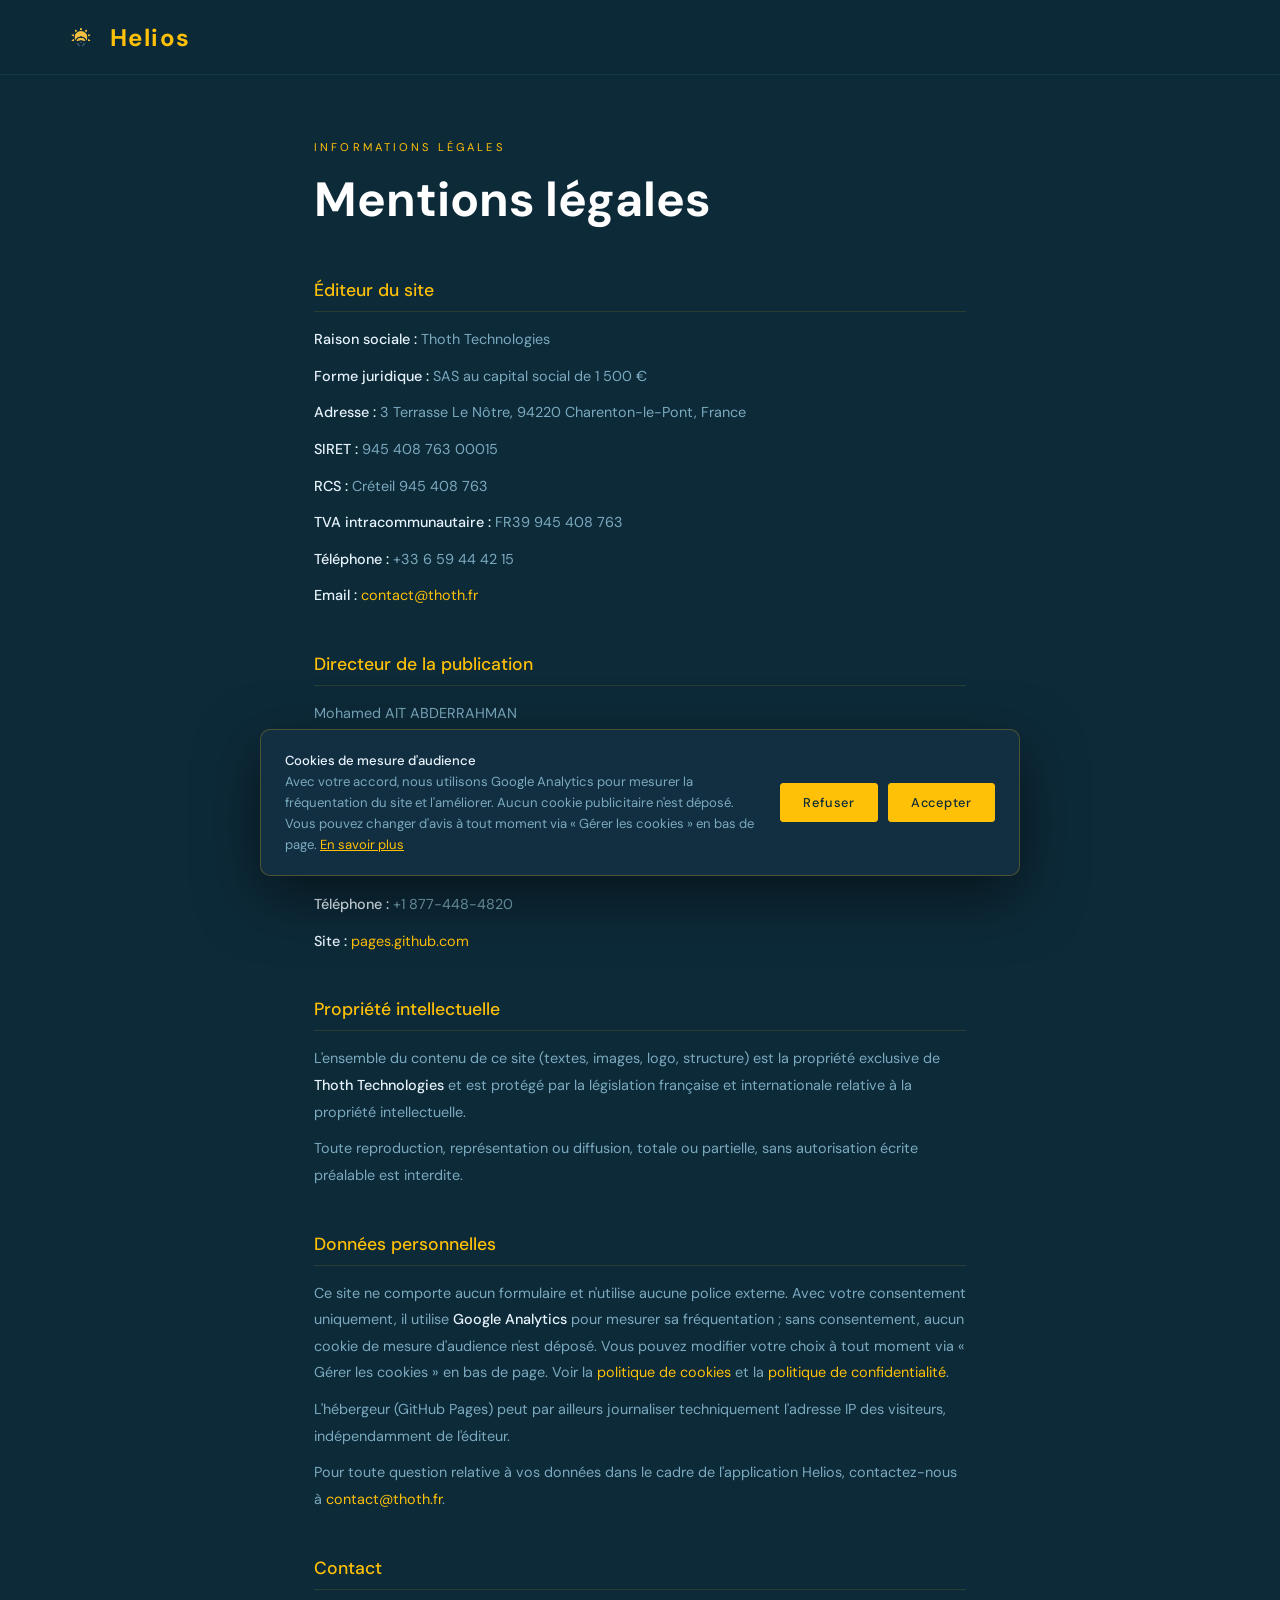
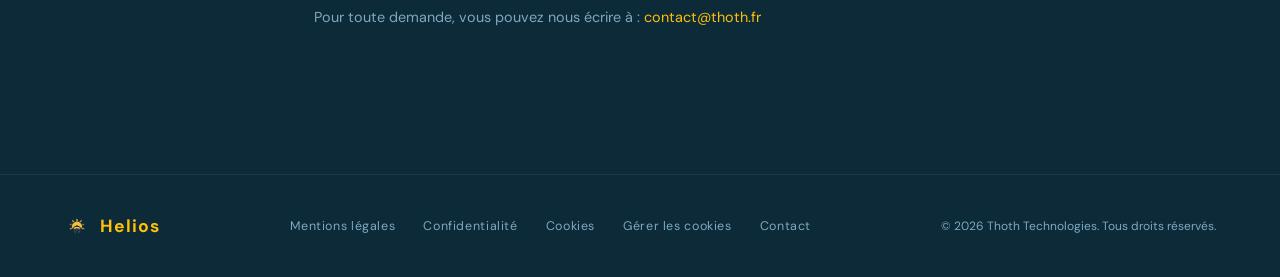
<file: mentions-legales.html>
<!DOCTYPE html>
<html lang="fr">
<head>
    <meta charset="UTF-8">
    <meta name="viewport" content="width=device-width, initial-scale=1.0">
    <title>Mentions légales — Helios</title>
    <meta name="description" content="Mentions légales du site Helios édité par Thoth Technologies : éditeur, directeur de la publication, hébergement et propriété intellectuelle.">
    <link rel="canonical" href="https://helios.thoth.fr/mentions-legales.html">
    <meta name="theme-color" content="#0D2A39">
    <link rel="icon" type="image/png" href="img/favicon.png">
    <link rel="apple-touch-icon" href="img/apple-touch-icon.png">
    <link rel="stylesheet" href="style.css?v=2">
    <script src="consent.js?v=1"></script>
    <style>
        .page { max-width:780px; margin:0 auto; padding:140px 64px 100px; }
        .page-eyebrow { font-size:0.7rem; letter-spacing:0.28em; text-transform:uppercase; color:var(--amber); margin-bottom:14px; }
        .page-title { font-family:'DM Sans',sans-serif; font-size:clamp(2rem,4vw,3rem); font-weight:700; color:var(--white); margin-bottom:48px; }
        .section { margin-bottom:44px; }
        .section h2 {
            font-family:'DM Sans',sans-serif; font-size:1.1rem; font-weight:500; color:var(--amber);
            margin-bottom:14px; padding-bottom:10px;
            border-bottom:1px solid rgba(255,193,7,0.12);
        }
        .section p, .section li { font-size:0.9rem; color:var(--muted); line-height:1.85; }
        .section p + p { margin-top:10px; }
        .section strong { color:var(--text); font-weight:500; }
        .section a { color:var(--amber); text-decoration:none; }
        .section a:hover { text-decoration:underline; }
        @media (max-width:900px) { .page { padding:120px 24px 80px; } }
    </style>
</head>
<body>

<nav class="nav">
    <a href="index.html" class="nav-brand">
        <img src="img/logo.png" alt="" width="34" height="34">
        <span>Helios</span>
    </a>
</nav>

<main class="page">
    <p class="page-eyebrow">Informations légales</p>
    <h1 class="page-title">Mentions légales</h1>

    <div class="section">
        <h2>Éditeur du site</h2>
        <p><strong>Raison sociale :</strong> Thoth Technologies</p>
        <p><strong>Forme juridique :</strong> SAS au capital social de 1 500 €</p>
        <p><strong>Adresse :</strong> 3 Terrasse Le Nôtre, 94220 Charenton-le-Pont, France</p>
        <p><strong>SIRET :</strong> 945 408 763 00015</p>
        <p><strong>RCS :</strong> Créteil 945 408 763</p>
        <p><strong>TVA intracommunautaire :</strong> FR39 945 408 763</p>
        <p><strong>Téléphone :</strong> +33 6 59 44 42 15</p>
        <p><strong>Email :</strong> <a href="mailto:contact@thoth.fr">contact@thoth.fr</a></p>
    </div>

    <div class="section">
        <h2>Directeur de la publication</h2>
        <p>Mohamed AIT ABDERRAHMAN</p>
    </div>

    <div class="section">
        <h2>Hébergement</h2>
        <p><strong>Hébergeur :</strong> GitHub, Inc.</p>
        <p><strong>Adresse :</strong> 88 Colin P Kelly Jr St, San Francisco, CA 94107, États-Unis</p>
        <p><strong>Téléphone :</strong> +1 877-448-4820</p>
        <p><strong>Site :</strong> <a href="https://pages.github.com" target="_blank" rel="noopener">pages.github.com</a></p>
    </div>

    <div class="section">
        <h2>Propriété intellectuelle</h2>
        <p>L'ensemble du contenu de ce site (textes, images, logo, structure) est la propriété exclusive de <strong>Thoth Technologies</strong> et est protégé par la législation française et internationale relative à la propriété intellectuelle.</p>
        <p>Toute reproduction, représentation ou diffusion, totale ou partielle, sans autorisation écrite préalable est interdite.</p>
    </div>

    <div class="section">
        <h2>Données personnelles</h2>
        <p>Ce site ne comporte aucun formulaire et n'utilise aucune police externe. Avec votre consentement uniquement, il utilise <strong>Google Analytics</strong> pour mesurer sa fréquentation ; sans consentement, aucun cookie de mesure d'audience n'est déposé. Vous pouvez modifier votre choix à tout moment via « Gérer les cookies » en bas de page. Voir la <a href="politique-cookies.html">politique de cookies</a> et la <a href="confidentialite.html">politique de confidentialité</a>.</p>
        <p>L'hébergeur (GitHub Pages) peut par ailleurs journaliser techniquement l'adresse IP des visiteurs, indépendamment de l'éditeur.</p>
        <p>Pour toute question relative à vos données dans le cadre de l'application Helios, contactez-nous à <a href="mailto:contact@thoth.fr">contact@thoth.fr</a>.</p>
    </div>

    <div class="section">
        <h2>Contact</h2>
        <p>Pour toute demande, vous pouvez nous écrire à : <a href="mailto:contact@thoth.fr">contact@thoth.fr</a></p>
    </div>
</main>

<footer class="footer">
    <div class="footer-brand">
        <img src="img/logo.png" alt="" width="26" height="26" loading="lazy">
        <span>Helios</span>
    </div>
    <div class="footer-links">
        <a href="mentions-legales.html">Mentions légales</a>
        <a href="confidentialite.html">Confidentialité</a>
        <a href="politique-cookies.html">Cookies</a>
        <button type="button" class="footer-link-btn" data-consent-open>Gérer les cookies</button>
        <a href="mailto:contact@thoth.fr">Contact</a>
    </div>
    <span class="footer-copy">© 2026 Thoth Technologies. Tous droits réservés.</span>
</footer>

</body>
</html>
</file>
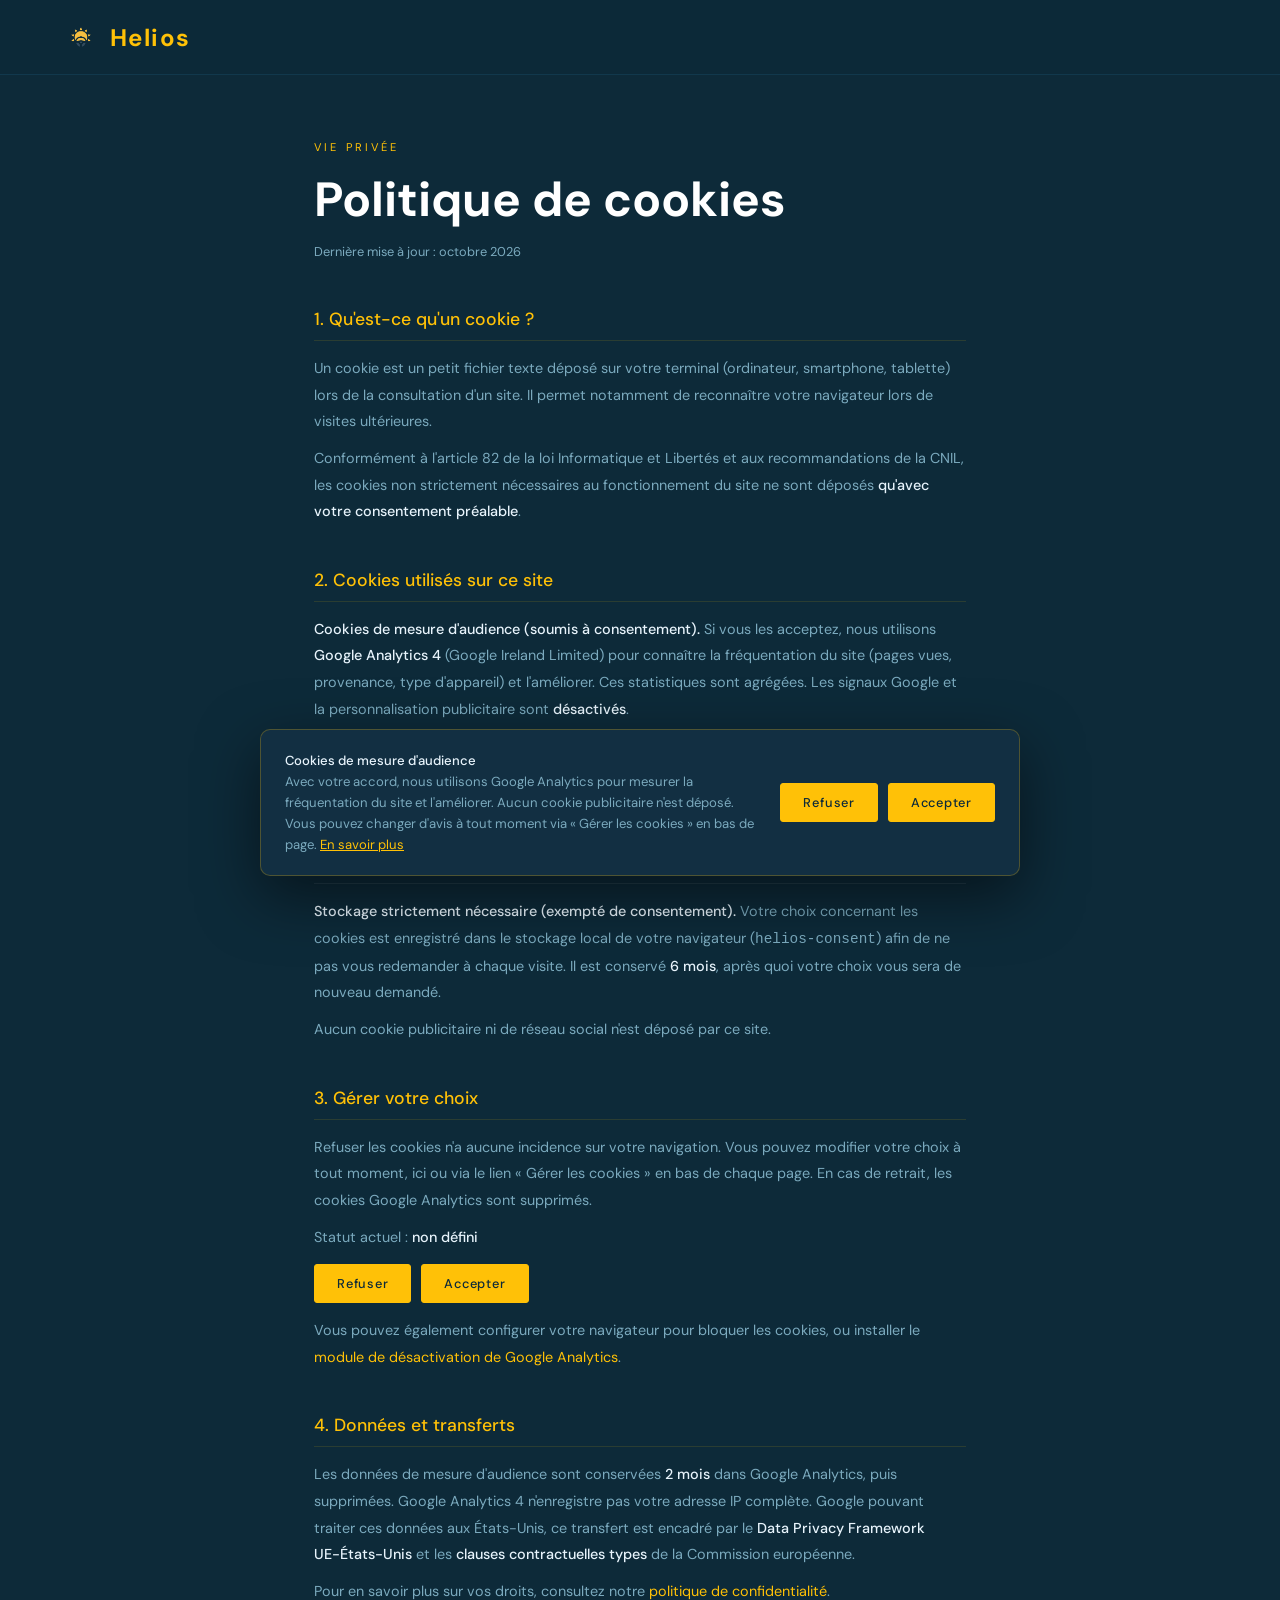
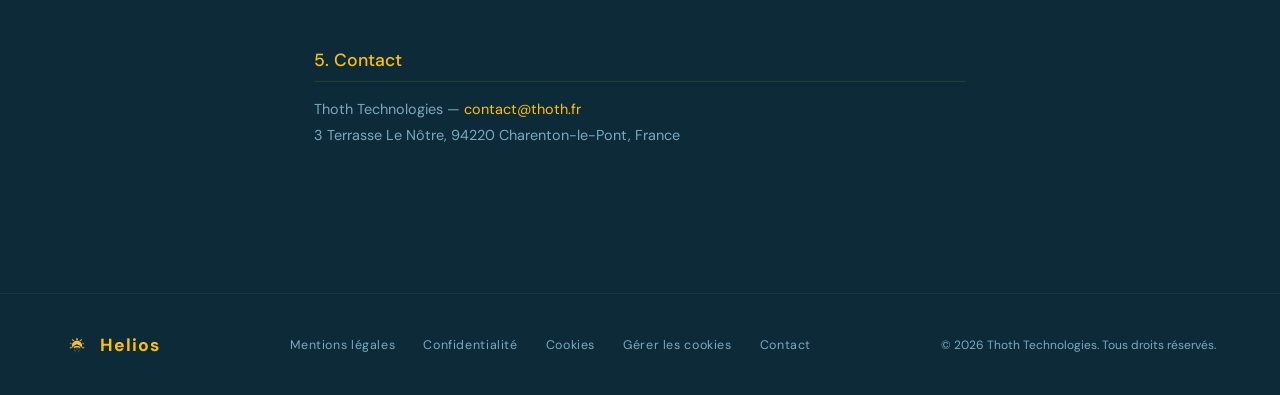
<file: politique-cookies.html>
<!DOCTYPE html>
<html lang="fr">
<head>
    <meta charset="UTF-8">
    <meta name="viewport" content="width=device-width, initial-scale=1.0">
    <title>Politique de cookies — Helios</title>
    <meta name="description" content="Politique de cookies du site Helios : cookies de mesure d'audience Google Analytics, consentement, durée de conservation et gestion de vos choix.">
    <link rel="canonical" href="https://helios.thoth.fr/politique-cookies.html">
    <meta name="theme-color" content="#0D2A39">
    <link rel="icon" type="image/png" href="img/favicon.png">
    <link rel="apple-touch-icon" href="img/apple-touch-icon.png">
    <link rel="stylesheet" href="style.css?v=2">
    <script src="consent.js?v=1"></script>
    <style>
        .page { max-width:780px; margin:0 auto; padding:140px 64px 100px; }
        .page-eyebrow { font-size:0.7rem; letter-spacing:0.28em; text-transform:uppercase; color:var(--amber); margin-bottom:14px; }
        .page-title { font-family:'DM Sans',sans-serif; font-size:clamp(2rem,4vw,3rem); font-weight:700; color:var(--white); margin-bottom:48px; }
        .section { margin-bottom:44px; }
        .section h2 {
            font-family:'DM Sans',sans-serif; font-size:1.1rem; font-weight:500; color:var(--amber);
            margin-bottom:14px; padding-bottom:10px;
            border-bottom:1px solid rgba(255,193,7,0.12);
        }
        .section p, .section li { font-size:0.9rem; color:var(--muted); line-height:1.85; }
        .section p + p { margin-top:10px; }
        .section strong { color:var(--text); font-weight:500; }
        .section a { color:var(--amber); text-decoration:none; }
        .section a:hover { text-decoration:underline; }
        @media (max-width:900px) { .page { padding:120px 24px 80px; } }
        .page-date { font-size:0.8rem; color:var(--muted); margin:-36px 0 48px; }
        .cookie-table { width:100%; border-collapse:collapse; margin-top:14px; font-size:0.85rem; }
        .cookie-table th, .cookie-table td { text-align:left; padding:10px 12px; border-bottom:1px solid rgba(255,255,255,0.08); color:var(--muted); vertical-align:top; }
        .cookie-table th { color:var(--text); font-weight:500; }
        .cookie-table code { color:var(--amber-soft); }
        .table-wrap { overflow-x:auto; }
        .consent-status { margin-top:14px; }
        .consent-status-actions { display:flex; gap:10px; flex-wrap:wrap; margin-top:14px; }
    </style>
</head>
<body>

<nav class="nav">
    <a href="index.html" class="nav-brand">
        <img src="img/logo.png" alt="" width="34" height="34">
        <span>Helios</span>
    </a>
</nav>

<main class="page">
    <p class="page-eyebrow">Vie privée</p>
    <h1 class="page-title">Politique de cookies</h1>
    <p class="page-date">Dernière mise à jour : octobre 2026</p>

    <div class="section">
        <h2>1. Qu'est-ce qu'un cookie ?</h2>
        <p>Un cookie est un petit fichier texte déposé sur votre terminal (ordinateur, smartphone, tablette) lors de la consultation d'un site. Il permet notamment de reconnaître votre navigateur lors de visites ultérieures.</p>
        <p>Conformément à l'article 82 de la loi Informatique et Libertés et aux recommandations de la CNIL, les cookies non strictement nécessaires au fonctionnement du site ne sont déposés <strong>qu'avec votre consentement préalable</strong>.</p>
    </div>

    <div class="section">
        <h2>2. Cookies utilisés sur ce site</h2>
        <p><strong>Cookies de mesure d'audience (soumis à consentement).</strong> Si vous les acceptez, nous utilisons <strong>Google Analytics 4</strong> (Google Ireland Limited) pour connaître la fréquentation du site (pages vues, provenance, type d'appareil) et l'améliorer. Ces statistiques sont agrégées. Les signaux Google et la personnalisation publicitaire sont <strong>désactivés</strong>.</p>
        <div class="table-wrap">
            <table class="cookie-table">
                <thead><tr><th>Cookie</th><th>Émetteur</th><th>Finalité</th><th>Durée</th></tr></thead>
                <tbody>
                    <tr><td><code>_ga</code></td><td>Google Analytics</td><td>Distinguer les visiteurs de façon pseudonyme</td><td>13 mois</td></tr>
                    <tr><td><code>_ga_S4L1F82Z5G</code></td><td>Google Analytics</td><td>Conserver l'état de la session</td><td>13 mois</td></tr>
                </tbody>
            </table>
        </div>
        <p style="margin-top:14px;"><strong>Stockage strictement nécessaire (exempté de consentement).</strong> Votre choix concernant les cookies est enregistré dans le stockage local de votre navigateur (<code>helios-consent</code>) afin de ne pas vous redemander à chaque visite. Il est conservé <strong>6 mois</strong>, après quoi votre choix vous sera de nouveau demandé.</p>
        <p>Aucun cookie publicitaire ni de réseau social n'est déposé par ce site.</p>
    </div>

    <div class="section">
        <h2>3. Gérer votre choix</h2>
        <p>Refuser les cookies n'a aucune incidence sur votre navigation. Vous pouvez modifier votre choix à tout moment, ici ou via le lien « Gérer les cookies » en bas de chaque page. En cas de retrait, les cookies Google Analytics sont supprimés.</p>
        <p class="consent-status">Statut actuel : <strong id="consent-status">non défini</strong></p>
        <div class="consent-status-actions">
            <button type="button" class="consent-btn" data-set-consent="denied">Refuser</button>
            <button type="button" class="consent-btn" data-set-consent="granted">Accepter</button>
        </div>
        <p style="margin-top:14px;">Vous pouvez également configurer votre navigateur pour bloquer les cookies, ou installer le <a href="https://tools.google.com/dlpage/gaoptout" target="_blank" rel="noopener">module de désactivation de Google Analytics</a>.</p>
    </div>

    <div class="section">
        <h2>4. Données et transferts</h2>
        <p>Les données de mesure d'audience sont conservées <strong>2 mois</strong> dans Google Analytics, puis supprimées. Google Analytics 4 n'enregistre pas votre adresse IP complète. Google pouvant traiter ces données aux États-Unis, ce transfert est encadré par le <strong>Data Privacy Framework UE-États-Unis</strong> et les <strong>clauses contractuelles types</strong> de la Commission européenne.</p>
        <p>Pour en savoir plus sur vos droits, consultez notre <a href="confidentialite.html">politique de confidentialité</a>.</p>
    </div>

    <div class="section">
        <h2>5. Contact</h2>
        <p>Thoth Technologies — <a href="mailto:contact@thoth.fr">contact@thoth.fr</a><br>
        3 Terrasse Le Nôtre, 94220 Charenton-le-Pont, France</p>
    </div>
</main>

<script>
    (function () {
        var label = { granted: 'cookies de mesure d’audience acceptés', denied: 'cookies de mesure d’audience refusés' };
        var el = document.getElementById('consent-status');
        function render(v) { el.textContent = label[v] || 'non défini'; }
        render(window.HeliosConsent && HeliosConsent.get());
        document.addEventListener('helios-consent-change', function (e) { render(e.detail); });
        document.querySelectorAll('[data-set-consent]').forEach(function (b) {
            b.addEventListener('click', function () { HeliosConsent.set(b.getAttribute('data-set-consent')); });
        });
    })();
</script>

<footer class="footer">
    <div class="footer-brand">
        <img src="img/logo.png" alt="" width="26" height="26" loading="lazy">
        <span>Helios</span>
    </div>
    <div class="footer-links">
        <a href="mentions-legales.html">Mentions légales</a>
        <a href="confidentialite.html">Confidentialité</a>
        <a href="politique-cookies.html">Cookies</a>
        <button type="button" class="footer-link-btn" data-consent-open>Gérer les cookies</button>
        <a href="mailto:contact@thoth.fr">Contact</a>
    </div>
    <span class="footer-copy">© 2026 Thoth Technologies. Tous droits réservés.</span>
</footer>

</body>
</html>
</file>
<file: style.css>
@font-face {
    font-family: 'DM Sans';
    font-style: normal;
    font-weight: 300 700;
    font-display: swap;
    src: url('fonts/dmsans-latin-400-700.woff2') format('woff2');
    unicode-range: U+0000-00FF, U+0131, U+0152-0153, U+02BB-02BC, U+02C6, U+02DA, U+02DC, U+0304, U+0308, U+0329, U+2000-206F, U+20AC, U+2122, U+2191, U+2193, U+2212, U+2215, U+FEFF, U+FFFD;
}
@font-face {
    font-family: 'DM Sans';
    font-style: normal;
    font-weight: 300 700;
    font-display: swap;
    src: url('fonts/dmsans-latin-ext-400-700.woff2') format('woff2');
    unicode-range: U+0100-02BA, U+02BD-02C5, U+02C7-02CC, U+02CE-02D7, U+02DD-02FF, U+0304, U+0308, U+0329, U+1D00-1DBF, U+1E00-1E9F, U+1EF2-1EFF, U+2020, U+20A0-20AB, U+20AD-20C0, U+2113, U+2C60-2C7F, U+A720-A7FF;
}
@font-face {
    font-family: 'DM Sans';
    font-style: italic;
    font-weight: 400;
    font-display: swap;
    src: url('fonts/dmsans-italic-latin.woff2') format('woff2');
    unicode-range: U+0000-00FF, U+0131, U+0152-0153, U+02BB-02BC, U+02C6, U+02DA, U+02DC, U+0304, U+0308, U+0329, U+2000-206F, U+20AC, U+2122, U+2191, U+2193, U+2212, U+2215, U+FEFF, U+FFFD;
}
@font-face {
    font-family: 'DM Sans';
    font-style: italic;
    font-weight: 400;
    font-display: swap;
    src: url('fonts/dmsans-italic-latin-ext.woff2') format('woff2');
    unicode-range: U+0100-02BA, U+02BD-02C5, U+02C7-02CC, U+02CE-02D7, U+02DD-02FF, U+0304, U+0308, U+0329, U+1D00-1DBF, U+1E00-1E9F, U+1EF2-1EFF, U+2020, U+20A0-20AB, U+20AD-20C0, U+2113, U+2C60-2C7F, U+A720-A7FF;
}

:root {
    --ink:        #0D2A39;
    --ink-light:  #122F42;
    --ink-mid:    #0F2D3D;
    --blue:       #1F5E7A;
    --amber:      #FFC107;
    --amber-soft: #FFD54F;
    --amber-dim:  rgba(255,193,7,0.14);
    --text:       #E8F4FC;
    --muted:      #7BAABE;
    --white:      #ffffff;
    --green:      rgba(100,220,140,0.85);
    --green-bg:   rgba(100,220,140,0.07);
    --red-bg:     rgba(240,100,80,0.06);
    --red:        rgba(240,130,110,0.85);
}

*, *::before, *::after { margin:0; padding:0; box-sizing:border-box; }
html { scroll-behavior:smooth; }
body { background:var(--ink); color:var(--text); font-family:'DM Sans',sans-serif; font-weight:400; overflow-x:hidden; }
em { font-style:normal; }

/* ─── NAV ─── */
.nav {
    position:fixed; top:0; left:0; right:0; z-index:200;
    display:flex; align-items:center; justify-content:space-between;
    padding:20px 64px;
    background:rgba(13,42,57,0.9); backdrop-filter:blur(16px);
    border-bottom:1px solid rgba(31,94,122,0.3);
}
.nav-brand { display:flex; align-items:center; gap:12px; text-decoration:none; }
.nav-brand img { height:34px; width:34px; object-fit:cover; object-position:center center; border-radius:6px; }
.nav-brand span { font-family:'DM Sans',sans-serif; font-size:1.5rem; font-weight:700; color:var(--amber); letter-spacing:0.06em; }
.nav-links { display:flex; gap:36px; list-style:none; }
.nav-links a { color:var(--muted); text-decoration:none; font-size:0.82rem; letter-spacing:0.1em; text-transform:uppercase; transition:color .3s; }
.nav-links a:hover { color:var(--amber); }
.nav-btn { background:var(--amber); color:var(--ink); padding:10px 28px; border-radius:3px; font-size:0.8rem; font-weight:500; letter-spacing:0.1em; text-transform:uppercase; text-decoration:none; transition:background .3s, transform .2s; }
.nav-btn:hover { background:var(--amber-soft); transform:translateY(-1px); }

/* ─── FOOTER ─── */
.footer {
    padding:38px 64px; border-top:1px solid rgba(255,255,255,0.06);
    display:flex; align-items:center; justify-content:space-between; flex-wrap:wrap; gap:16px;
}
.footer-brand { display:flex; align-items:center; gap:10px; }
.footer-brand img { height:26px; width:26px; object-fit:cover; object-position:center center; border-radius:5px; }
.footer-brand span { font-family:'DM Sans',sans-serif; font-size:1.1rem; font-weight:700; color:var(--amber); letter-spacing:0.06em; }
.footer-links { display:flex; flex-wrap:wrap; gap:12px 28px; }
.footer-links a { font-size:0.78rem; color:var(--muted); text-decoration:none; letter-spacing:0.05em; transition:color .3s; }
.footer-links a:hover { color:var(--amber); }
.footer-copy { font-size:0.75rem; color:var(--muted); }

/* ─── CONSENTEMENT COOKIES ─── */
.consent-banner {
    position:fixed; left:24px; right:24px; bottom:24px; z-index:1000; max-width:760px; margin:0 auto;
    background:var(--ink-light); border:1px solid rgba(255,193,7,0.25); border-radius:10px;
    box-shadow:0 20px 60px rgba(0,0,0,0.5); padding:20px 24px;
    display:flex; align-items:center; gap:24px;
}
.consent-banner[hidden] { display:none; }
.consent-text { font-size:0.82rem; line-height:1.6; color:var(--muted); }
.consent-text strong { color:var(--text); font-weight:500; }
.consent-text a { color:var(--amber); }
.consent-actions { display:flex; gap:10px; flex-shrink:0; }
.consent-btn {
    font:inherit; font-size:0.8rem; font-weight:500; letter-spacing:0.06em; cursor:pointer;
    padding:10px 22px; border-radius:3px; border:1px solid var(--amber);
    background:var(--amber); color:var(--ink); transition:background .2s;
}
.consent-btn:hover { background:var(--amber-soft); }
.footer-links button.footer-link-btn {
    font:inherit; font-size:0.78rem; color:var(--muted); letter-spacing:0.05em;
    background:none; border:0; padding:0; cursor:pointer; transition:color .3s;
}
.footer-links button.footer-link-btn:hover { color:var(--amber); }

/* ─── RESPONSIVE (nav + footer only) ─── */
@media (max-width:900px) {
    .nav { padding:18px 24px; }
    .nav-links { display:none; }
    .footer { flex-direction:column; align-items:flex-start; padding:28px 24px; }
    .consent-banner { left:12px; right:12px; bottom:12px; flex-direction:column; align-items:stretch; gap:14px; padding:18px; }
    .consent-actions .consent-btn { flex:1; }
}
</file>
